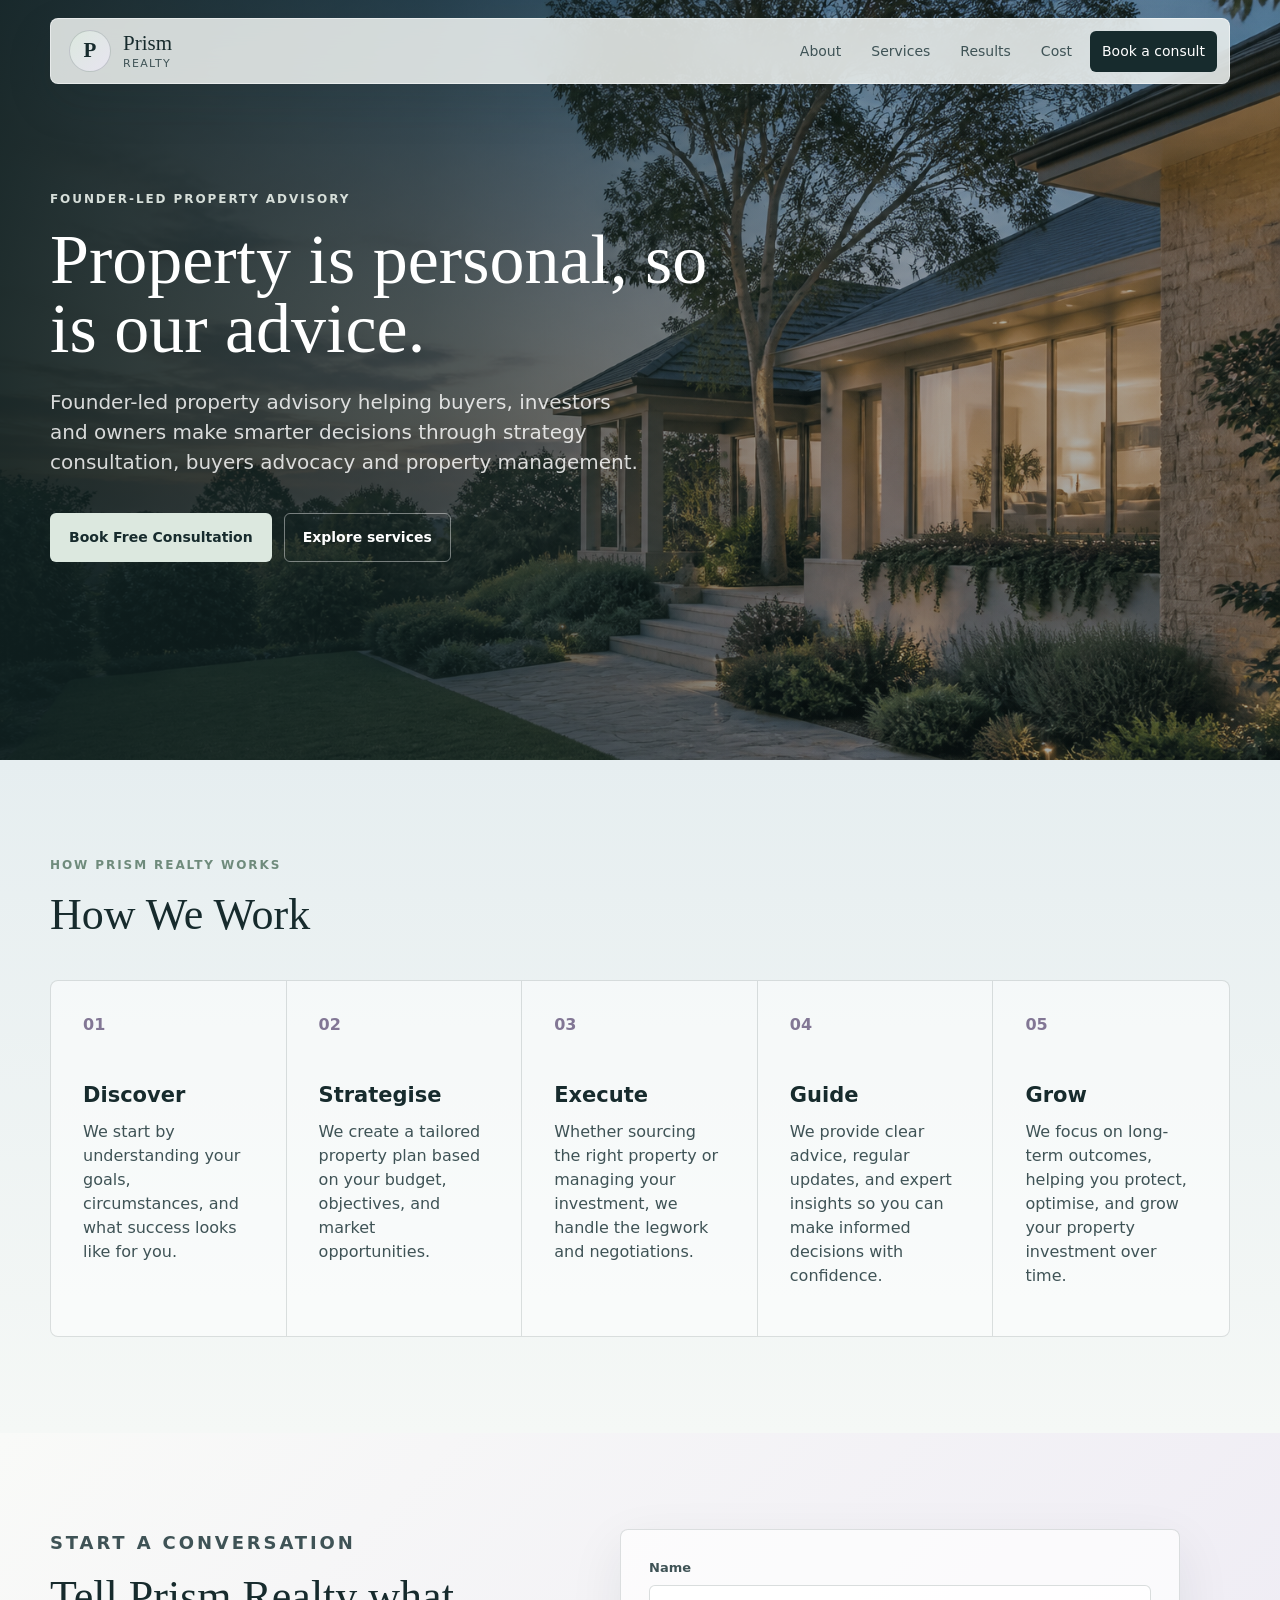
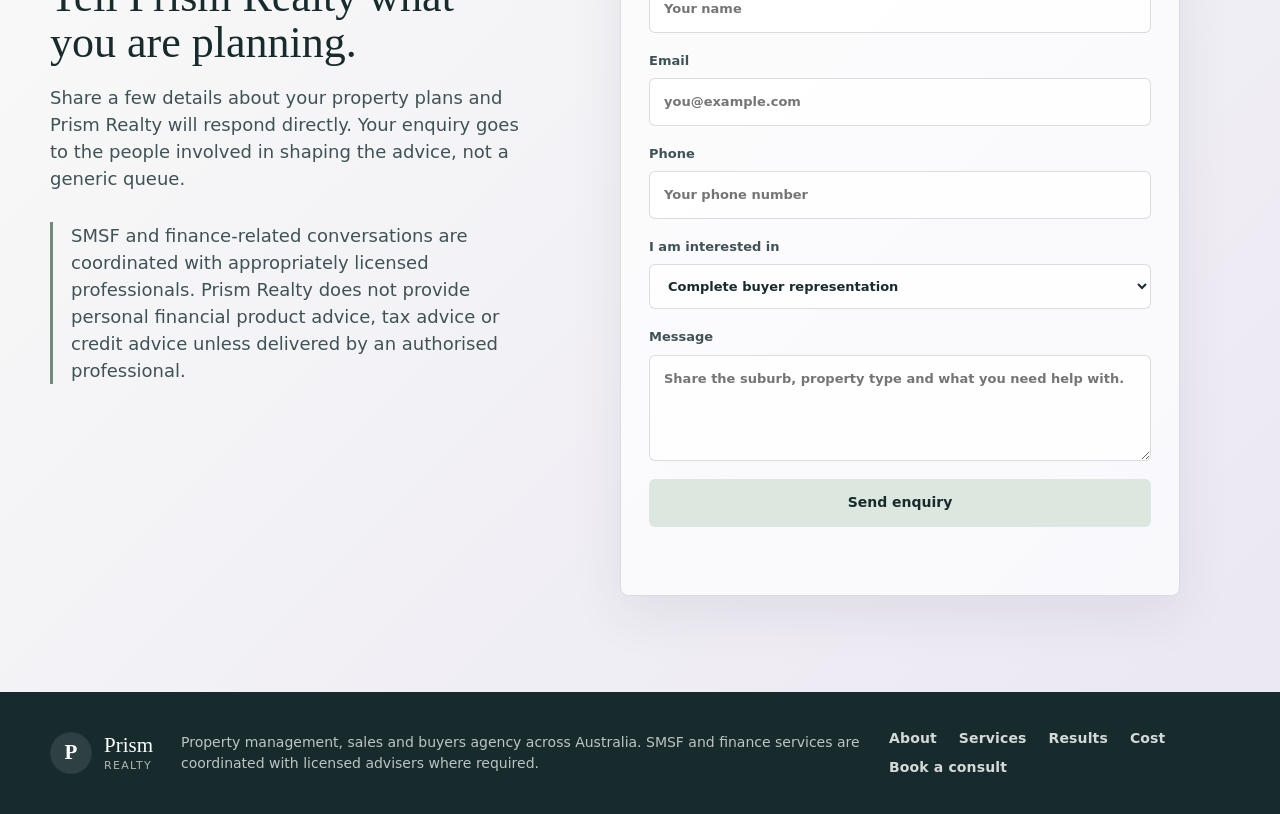
<file: index.html>
<!doctype html>
<html lang="en-AU">
  <head>
    <meta charset="utf-8" />
    <meta name="viewport" content="width=device-width, initial-scale=1" />
    <title>Prism Realty | Property Management, Sales & Buyers Agency</title>
    <meta
      name="description"
      content="Prism Realty is a founder-led real estate advisory supporting property management, residential sales, buyers agency and coordinated SMSF property services across Australia."
    />
    <link rel="icon" type="image/svg+xml" href="assets/prism-favicon.svg" />
    <link rel="stylesheet" href="styles.css" />
  </head>
  <body>
    <header class="site-header" id="top">
      <a class="brand" href="#top" aria-label="Prism Realty home">
        <span class="brand-mark" aria-hidden="true">P</span>
        <span>
          <strong>Prism</strong>
          <small>Realty</small>
        </span>
      </a>
      <button class="nav-toggle" type="button" aria-expanded="false" aria-controls="site-nav">
        <span class="sr-only">Menu</span>
        <span></span>
        <span></span>
      </button>
      <nav class="site-nav" id="site-nav" aria-label="Primary navigation">
        <a href="about.html">About</a>
        <a href="services.html">Services</a>
        <a href="results.html">Results</a>
        <a href="costs.html">Cost</a>
        <a class="nav-cta" href="#contact">Book a consult</a>
      </nav>
    </header>

    <main>
      <section class="hero" aria-label="Prism Realty introduction">
        <img
          class="hero-image"
          src="assets/prism-realty-hero.png"
          width="1536"
          height="1024"
          alt="Leafy suburban home at dusk"
          fetchpriority="high"
          decoding="async"
        />
        <div class="hero-shade" aria-hidden="true"></div>
        <div class="hero-content">
          <p class="eyebrow">Founder-led property advisory</p>
          <h1>Property is personal, so is our advice.</h1>
          <p class="hero-copy">
            Founder-led property advisory helping buyers, investors and owners make smarter decisions
            through strategy consultation, buyers advocacy and property management.
          </p>
          <div class="hero-actions" aria-label="Primary actions">
            <a class="button primary" href="#contact">Book Free Consultation</a>
            <a class="button secondary" href="services.html">Explore services</a>
          </div>
        </div>
      </section>

      <section class="approach section-pad" id="approach">
        <div class="section-heading">
          <p class="eyebrow">How Prism Realty Works</p>
          <h2>How We Work</h2>
        </div>

        <div class="process expanded-process">
          <article>
            <span>01</span>
            <h3>Discover</h3>
            <p>We start by understanding your goals, circumstances, and what success looks like for you.</p>
          </article>
          <article>
            <span>02</span>
            <h3>Strategise</h3>
            <p>We create a tailored property plan based on your budget, objectives, and market opportunities.</p>
          </article>
          <article>
            <span>03</span>
            <h3>Execute</h3>
            <p>Whether sourcing the right property or managing your investment, we handle the legwork and negotiations.</p>
          </article>
          <article>
            <span>04</span>
            <h3>Guide</h3>
            <p>We provide clear advice, regular updates, and expert insights so you can make informed decisions with confidence.</p>
          </article>
          <article>
            <span>05</span>
            <h3>Grow</h3>
            <p>We focus on long-term outcomes, helping you protect, optimise, and grow your property investment over time.</p>
          </article>
        </div>
      </section>

      <section class="contact section-pad" id="contact">
        <div class="contact-copy">
          <p class="eyebrow">Start a conversation</p>
          <h2>Tell Prism Realty what you are planning.</h2>
          <p>
            Share a few details about your property plans and Prism Realty will respond directly.
            Your enquiry goes to the people involved in shaping the advice, not a generic queue.
          </p>
          <p class="note">
            SMSF and finance-related conversations are coordinated with appropriately licensed professionals.
            Prism Realty does not provide personal financial product advice, tax advice or credit advice
            unless delivered by an authorised professional.
          </p>
        </div>

        <form class="contact-form" action="https://api.web3forms.com/submit" method="POST" aria-label="Contact form">
          <input type="hidden" name="access_key" value="7c86789f-d9c9-4864-abad-19c377d803b7" />
          <input type="hidden" name="subject" value="New Prism Realty website enquiry" />
          <input type="hidden" name="from_name" value="Prism Realty Website" />
          <input type="checkbox" name="botcheck" tabindex="-1" autocomplete="off" class="botcheck" />
          <label>
            Name
            <input type="text" name="name" autocomplete="name" placeholder="Your name" required />
          </label>
          <label>
            Email
            <input type="email" name="email" autocomplete="email" placeholder="you@example.com" required />
          </label>
          <label>
            Phone
            <input type="tel" name="phone" autocomplete="tel" placeholder="Your phone number" />
          </label>
          <label>
            I am interested in
            <select name="interest" required>
              <option>Complete buyer representation</option>
              <option>Offer and negotiation support</option>
              <option>Auction representation</option>
              <option>Property portfolio review</option>
              <option>Consultation and advice</option>
              <option>Investment property management</option>
            </select>
          </label>
          <label>
            Message
            <textarea name="message" rows="4" placeholder="Share the suburb, property type and what you need help with." required></textarea>
          </label>
          <button class="button primary" type="submit">
            <span class="button-label">Send enquiry</span>
            <span class="button-loading" aria-hidden="true">Sending...</span>
          </button>
          <p class="form-status" role="status" aria-live="polite"></p>
        </form>
      </section>
    </main>

    <footer class="site-footer">
      <a class="brand footer-brand" href="#top" aria-label="Prism Realty home">
        <span class="brand-mark" aria-hidden="true">P</span>
        <span>
          <strong>Prism</strong>
          <small>Realty</small>
        </span>
      </a>
      <p>
        Property management, sales and buyers agency across Australia. SMSF and finance
        services are coordinated with licensed advisers where required.
      </p>
      <nav class="footer-nav" aria-label="Footer navigation">
        <a href="about.html">About</a>
        <a href="services.html">Services</a>
        <a href="results.html">Results</a>
        <a href="costs.html">Cost</a>
        <a href="#contact">Book a consult</a>
      </nav>
    </footer>

    <script src="script.js"></script>
  </body>
</html>
</file>
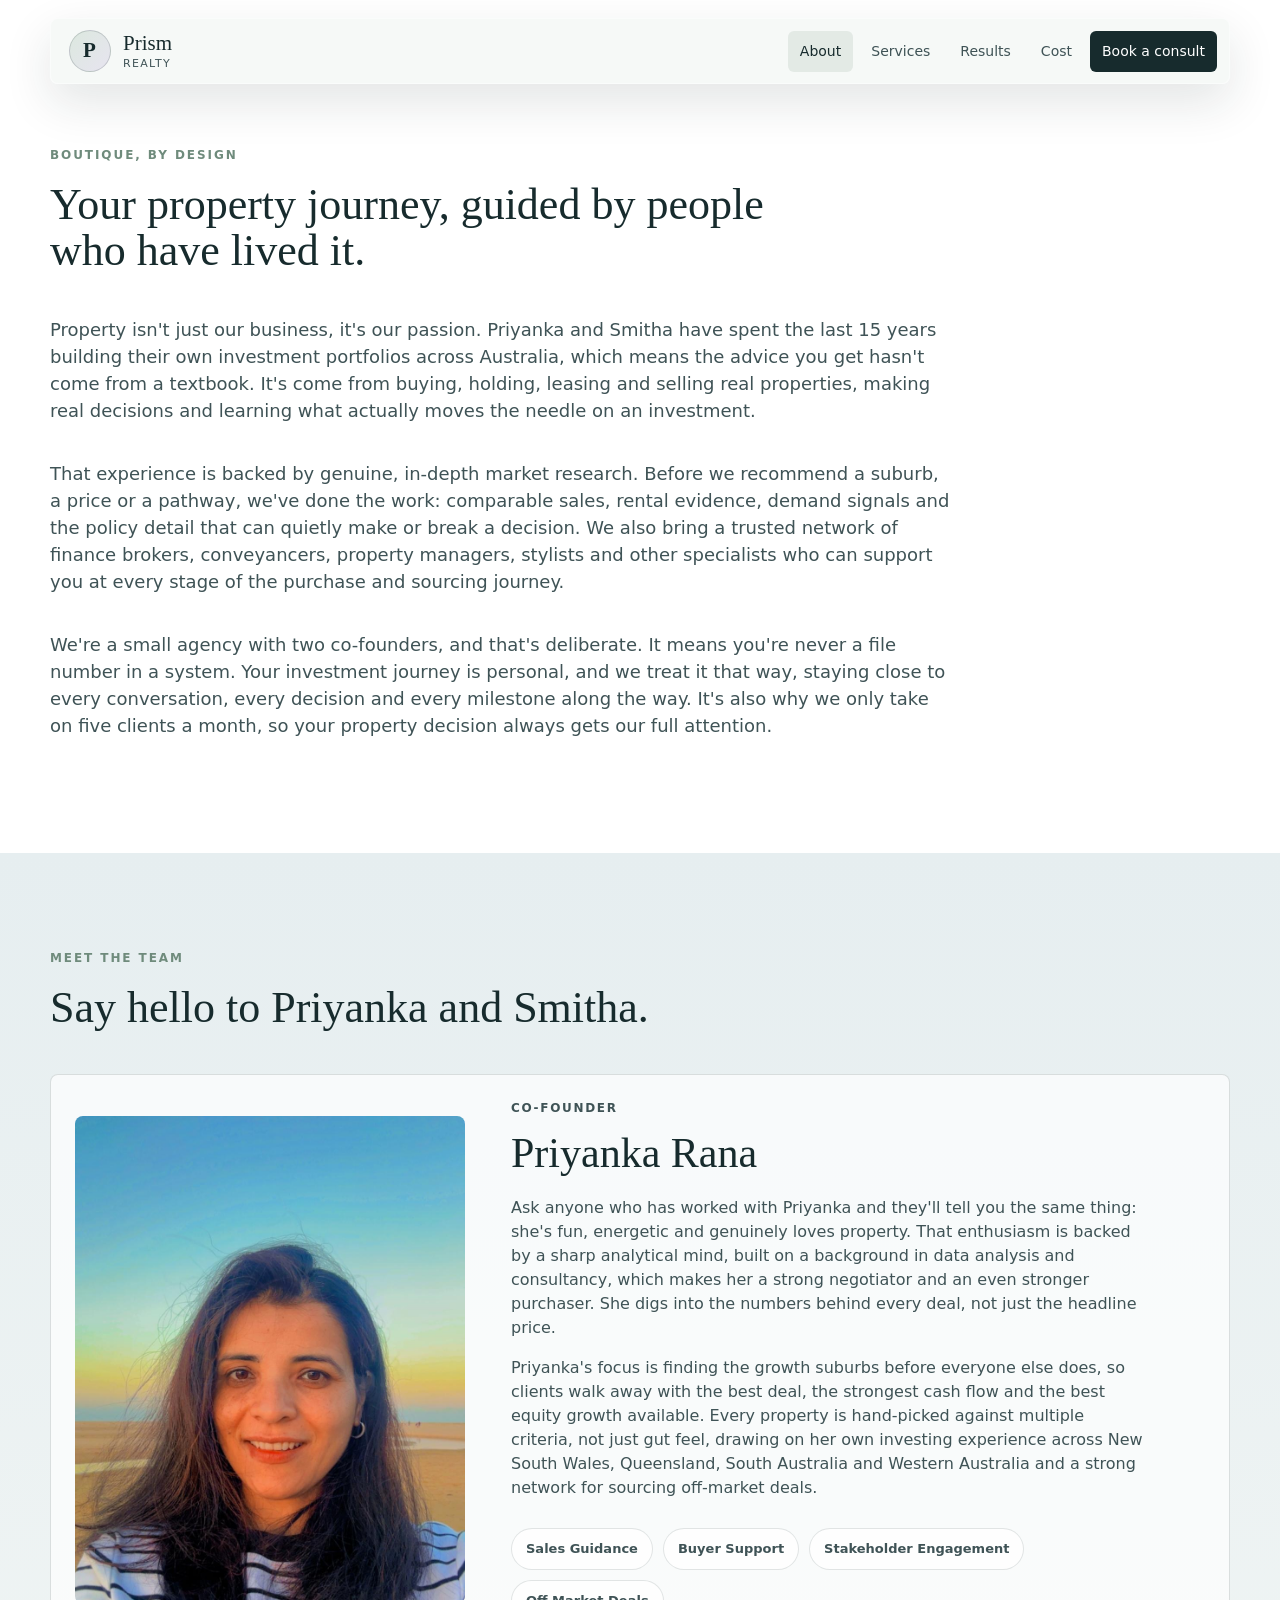
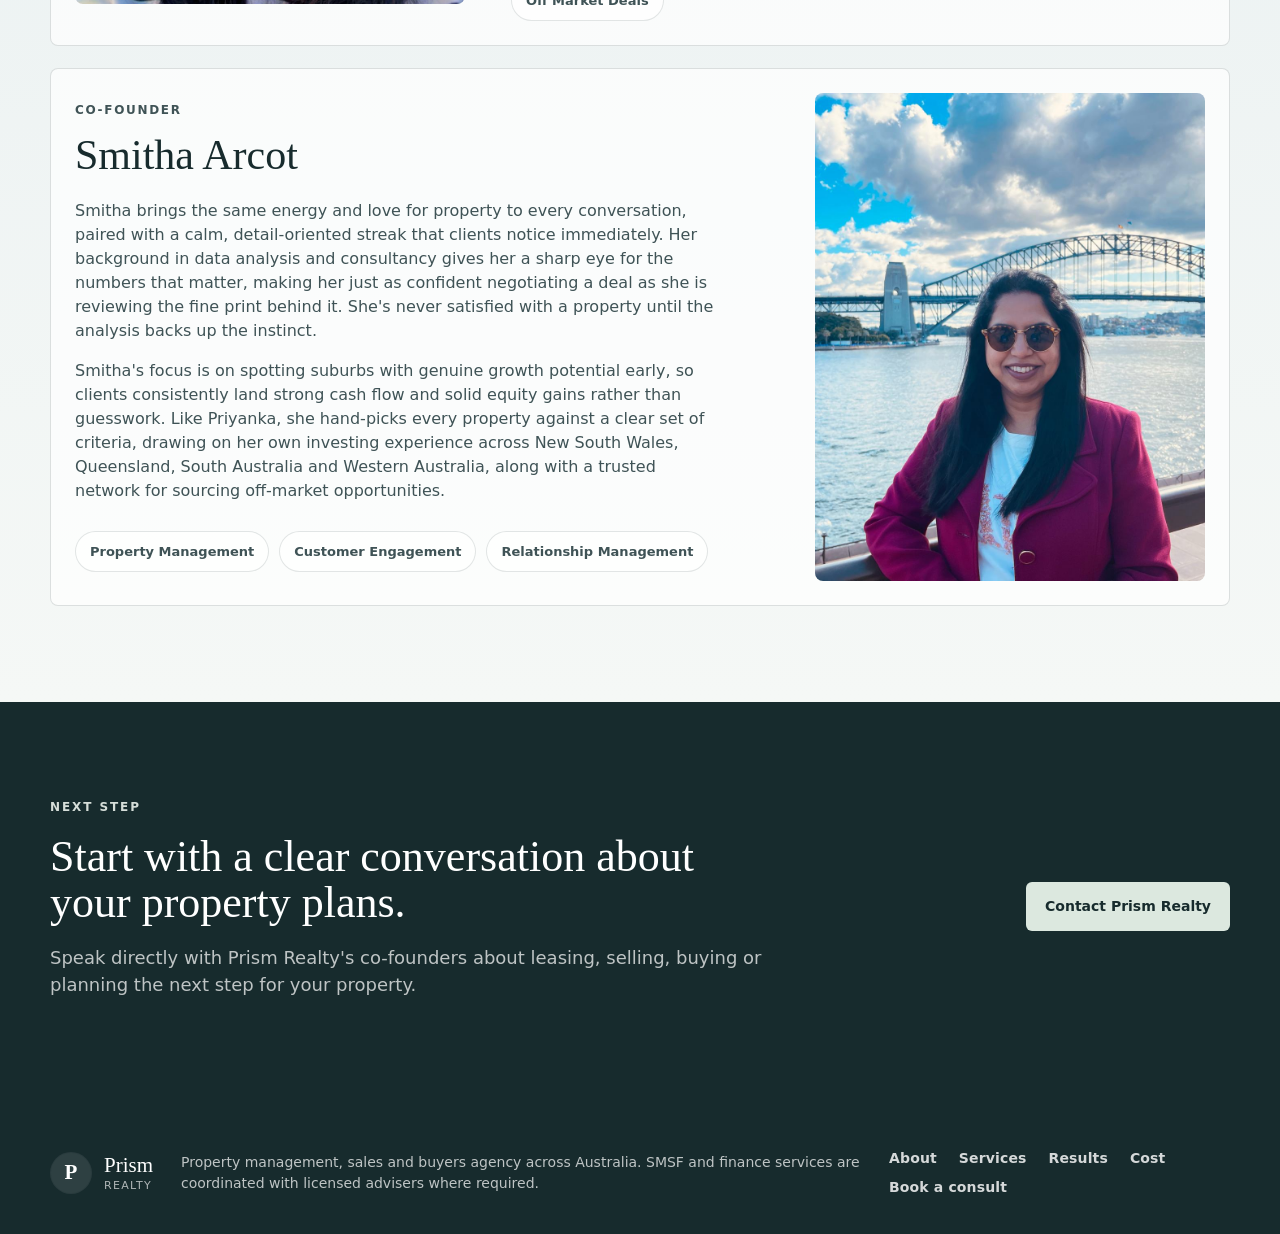
<file: about.html>
<!doctype html>
<html lang="en-AU">
  <head>
    <meta charset="utf-8" />
    <meta name="viewport" content="width=device-width, initial-scale=1" />
    <title>About | Prism Realty</title>
    <meta
      name="description"
      content="Meet Prism Realty co-founders Priyanka Rana and Smitha Arcot, founder-led property advisors supporting clients across Australia."
    />
    <link rel="icon" type="image/svg+xml" href="assets/prism-favicon.svg" />
    <link rel="stylesheet" href="styles.css" />
  </head>
  <body>
    <header class="site-header" id="top">
      <a class="brand" href="index.html#top" aria-label="Prism Realty home">
        <span class="brand-mark" aria-hidden="true">P</span>
        <span>
          <strong>Prism</strong>
          <small>Realty</small>
        </span>
      </a>
      <button class="nav-toggle" type="button" aria-expanded="false" aria-controls="site-nav">
        <span class="sr-only">Menu</span>
        <span></span>
        <span></span>
      </button>
      <nav class="site-nav" id="site-nav" aria-label="Primary navigation">
        <a href="about.html" aria-current="page">About</a>
        <a href="services.html">Services</a>
        <a href="results.html">Results</a>
        <a href="costs.html">Cost</a>
        <a class="nav-cta" href="index.html#contact">Book a consult</a>
      </nav>
    </header>

    <main>
      <section class="about-local section-pad page-start">
        <div class="section-heading">
          <p class="eyebrow">Boutique, by design</p>
          <h2>Your property journey, guided by people who have lived it.</h2>
        </div>
        <div class="local-story">
          <p>
            Property isn't just our business, it's our passion. Priyanka and Smitha have spent the last
            15 years building their own investment portfolios across Australia, which means the advice
            you get hasn't come from a textbook. It's come from buying, holding, leasing and selling
            real properties, making real decisions and learning what actually moves the needle on an
            investment.
          </p>
          <p>
            That experience is backed by genuine, in-depth market research. Before we recommend a
            suburb, a price or a pathway, we've done the work: comparable sales, rental evidence, demand
            signals and the policy detail that can quietly make or break a decision. We also bring a
            trusted network of finance brokers, conveyancers, property managers, stylists and other
            specialists who can support you at every stage of the purchase and sourcing journey.
          </p>
          <p>
            We're a small agency with two co-founders, and that's deliberate. It means you're never a
            file number in a system. Your investment journey is personal, and we treat it that way,
            staying close to every conversation, every decision and every milestone along the way. It's
            also why we only take on five clients a month, so your property decision always gets our
            full attention.
          </p>
        </div>
      </section>

      <section class="director-profiles section-pad" id="directors">
        <div class="section-heading">
          <p class="eyebrow">Meet the Team</p>
          <h2>Say hello to Priyanka and Smitha.</h2>
        </div>

        <article class="director-profile">
          <img class="director-photo-priyanka" src="Priyanka.jpeg" alt="Priyanka Rana" />
          <div class="director-content">
            <p class="profile-role">Co-Founder</p>
            <h3>Priyanka Rana</h3>
            <p>
              Ask anyone who has worked with Priyanka and they'll tell you the same thing: she's fun,
              energetic and genuinely loves property. That enthusiasm is backed by a sharp analytical
              mind, built on a background in data analysis and consultancy, which makes her a strong
              negotiator and an even stronger purchaser. She digs into the numbers behind every deal,
              not just the headline price.
            </p>
            <p>
              Priyanka's focus is finding the growth suburbs before everyone else does, so clients walk
              away with the best deal, the strongest cash flow and the best equity growth available.
              Every property is hand-picked against multiple criteria, not just gut feel, drawing on
              her own investing experience across New South Wales, Queensland, South Australia and
              Western Australia and a strong network for sourcing off-market deals.
            </p>
            <div class="profile-notes">
              <span>Sales Guidance</span>
              <span>Buyer Support</span>
              <span>Stakeholder Engagement</span>
              <span>Off Market Deals</span>
            </div>
          </div>
        </article>

        <article class="director-profile reverse">
          <img class="director-photo-smitha" src="Smitha.jpeg" alt="Smitha Arcot" />
          <div class="director-content">
            <p class="profile-role">Co-Founder</p>
            <h3>Smitha Arcot</h3>
            <p>
              Smitha brings the same energy and love for property to every conversation, paired with a
              calm, detail-oriented streak that clients notice immediately. Her background in data
              analysis and consultancy gives her a sharp eye for the numbers that matter, making her
              just as confident negotiating a deal as she is reviewing the fine print behind it. She's
              never satisfied with a property until the analysis backs up the instinct.
            </p>
            <p>
              Smitha's focus is on spotting suburbs with genuine growth potential early, so clients
              consistently land strong cash flow and solid equity gains rather than guesswork. Like
              Priyanka, she hand-picks every property against a clear set of criteria, drawing on her
              own investing experience across New South Wales, Queensland, South Australia and Western
              Australia, along with a trusted network for sourcing off-market opportunities.
            </p>
            <div class="profile-notes">
              <span>Property Management</span>
              <span>Customer Engagement</span>
              <span>Relationship Management</span>
            </div>
          </div>
        </article>
      </section>

      <section class="about-cta section-pad">
        <div>
          <p class="eyebrow">Next Step</p>
          <h2>Start with a clear conversation about your property plans.</h2>
          <p>
            Speak directly with Prism Realty's co-founders about leasing, selling, buying or planning
            the next step for your property.
          </p>
        </div>
        <a class="button primary" href="index.html#contact">Contact Prism Realty</a>
      </section>
    </main>

    <footer class="site-footer">
      <a class="brand footer-brand" href="index.html#top" aria-label="Prism Realty home">
        <span class="brand-mark" aria-hidden="true">P</span>
        <span>
          <strong>Prism</strong>
          <small>Realty</small>
        </span>
      </a>
      <p>
        Property management, sales and buyers agency across Australia. SMSF and finance
        services are coordinated with licensed advisers where required.
      </p>
      <nav class="footer-nav" aria-label="Footer navigation">
        <a href="about.html">About</a>
        <a href="services.html">Services</a>
        <a href="results.html">Results</a>
        <a href="costs.html">Cost</a>
        <a href="index.html#contact">Book a consult</a>
      </nav>
    </footer>

    <script src="script.js"></script>
  </body>
</html>
</file>
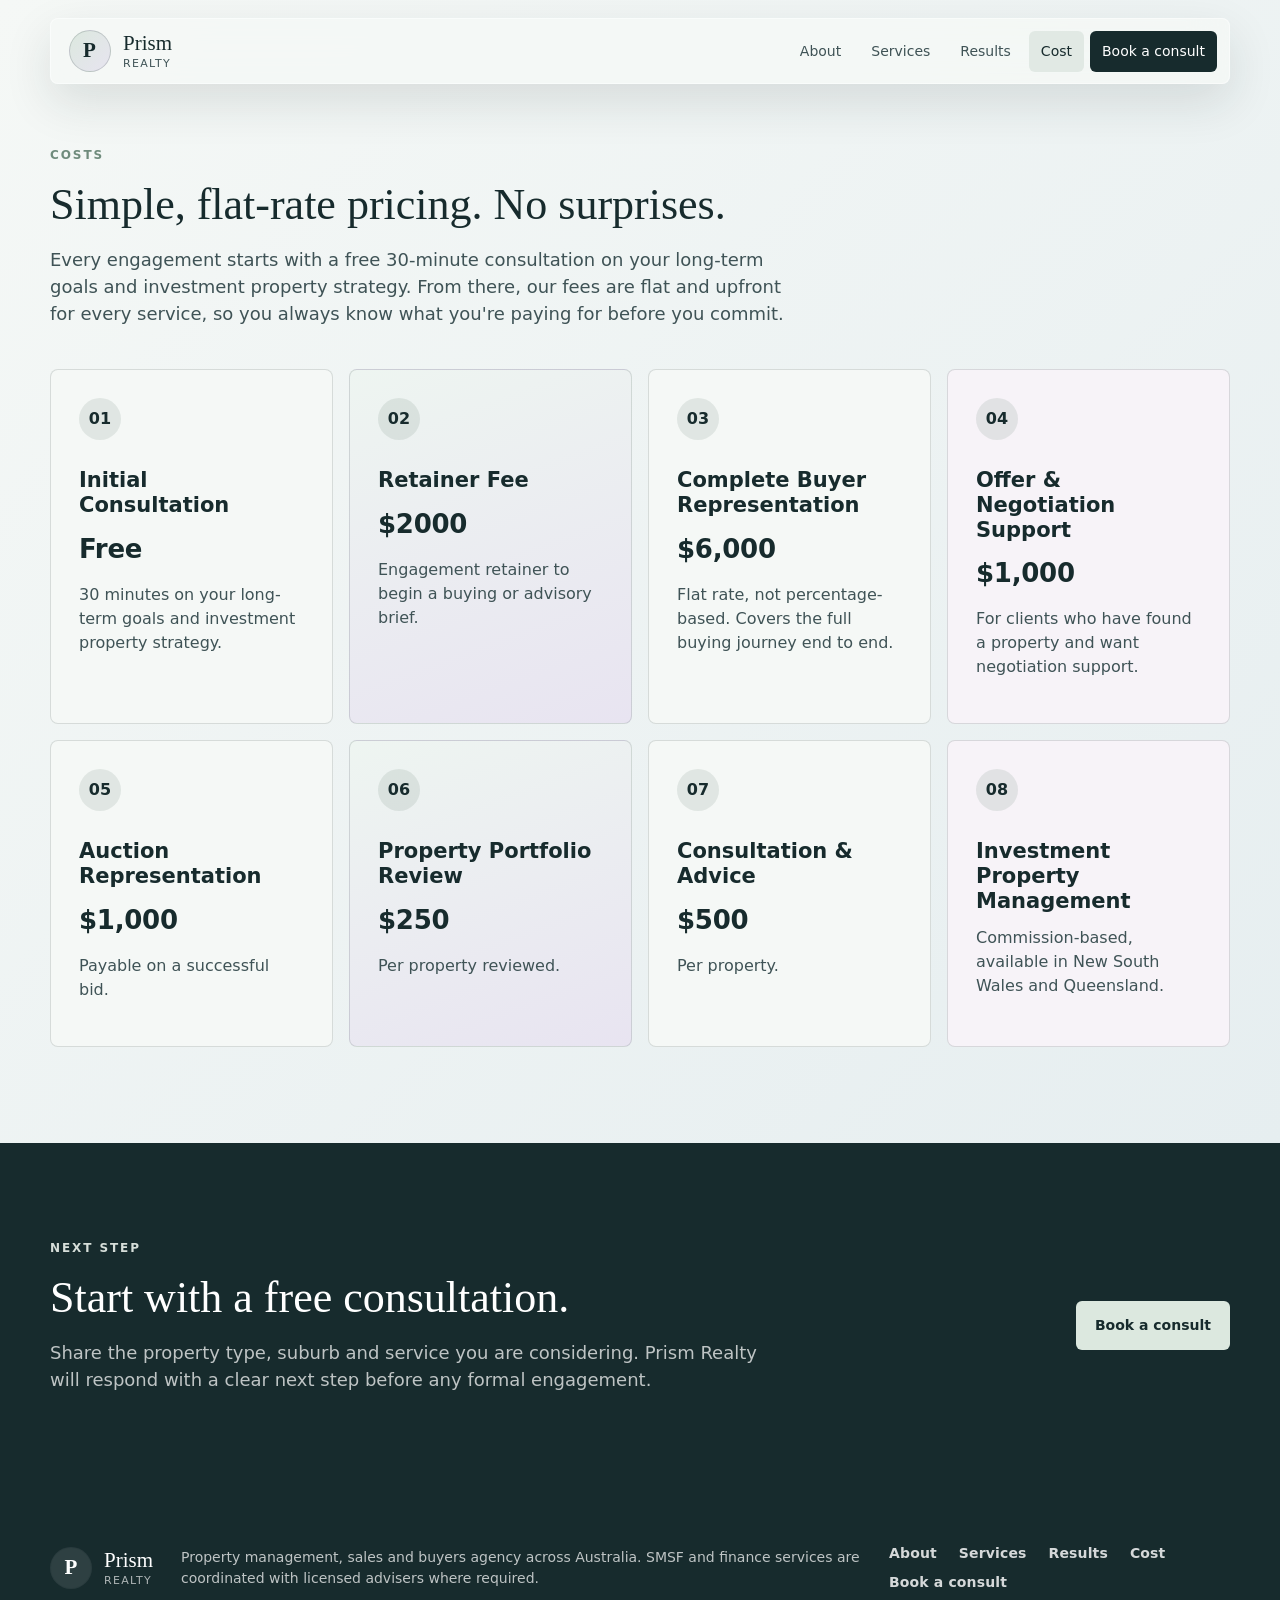
<file: costs.html>
<!doctype html>
<html lang="en-AU">
  <head>
    <meta charset="utf-8" />
    <meta name="viewport" content="width=device-width, initial-scale=1" />
    <title>Costs | Prism Realty</title>
    <meta
      name="description"
      content="Simple, flat-rate pricing for Prism Realty's buyer representation, negotiation support, auction representation, portfolio review, consultation and property management services."
    />
    <link rel="icon" type="image/svg+xml" href="assets/prism-favicon.svg" />
    <link rel="stylesheet" href="styles.css" />
  </head>
  <body>
    <header class="site-header" id="top">
      <a class="brand" href="index.html#top" aria-label="Prism Realty home">
        <span class="brand-mark" aria-hidden="true">P</span>
        <span>
          <strong>Prism</strong>
          <small>Realty</small>
        </span>
      </a>
      <button class="nav-toggle" type="button" aria-expanded="false" aria-controls="site-nav">
        <span class="sr-only">Menu</span>
        <span></span>
        <span></span>
      </button>
      <nav class="site-nav" id="site-nav" aria-label="Primary navigation">
        <a href="about.html">About</a>
        <a href="services.html">Services</a>
        <a href="results.html">Results</a>
        <a href="costs.html" aria-current="page">Cost</a>
        <a class="nav-cta" href="index.html#contact">Book a consult</a>
      </nav>
    </header>

    <main>
      <section class="cost-hero section-pad page-start" aria-label="Prism Realty cost guide">
        <div class="section-heading">
          <p class="eyebrow">Costs</p>
          <h2>Simple, flat-rate pricing. No surprises.</h2>
          <p>
            Every engagement starts with a free 30-minute consultation on your long-term goals and
            investment property strategy. From there, our fees are flat and upfront for every service,
            so you always know what you're paying for before you commit.
          </p>
        </div>

        <div class="cost-grid">
          <article class="cost-card">
            <span>01</span>
            <h3>Initial Consultation</h3>
            <strong>Free</strong>
            <p>30 minutes on your long-term goals and investment property strategy.</p>
          </article>

          <article class="cost-card">
            <span>02</span>
            <h3>Retainer Fee</h3>
            <strong>$2000</strong>
            <p>Engagement retainer to begin a buying or advisory brief.</p>
          </article>

          <article class="cost-card">
            <span>03</span>
            <h3>Complete Buyer Representation</h3>
            <strong>$6,000</strong>
            <p>Flat rate, not percentage-based. Covers the full buying journey end to end.</p>
          </article>

          <article class="cost-card">
            <span>04</span>
            <h3>Offer & Negotiation Support</h3>
            <strong>$1,000</strong>
            <p>For clients who have found a property and want negotiation support.</p>
          </article>

          <article class="cost-card">
            <span>05</span>
            <h3>Auction Representation</h3>
            <strong>$1,000</strong>
            <p>Payable on a successful bid.</p>
          </article>

          <article class="cost-card">
            <span>06</span>
            <h3>Property Portfolio Review</h3>
            <strong>$250</strong>
            <p>Per property reviewed.</p>
          </article>

          <article class="cost-card">
            <span>07</span>
            <h3>Consultation & Advice</h3>
            <strong>$500</strong>
            <p>Per property.</p>
          </article>

          <article class="cost-card">
            <span>08</span>
            <h3>Investment Property Management</h3>
            <p>Commission-based, available in New South Wales and Queensland.</p>
          </article>
        </div>
      </section>

      <section class="about-cta section-pad">
        <div>
          <p class="eyebrow">Next Step</p>
          <h2>Start with a free consultation.</h2>
          <p>
            Share the property type, suburb and service you are considering. Prism Realty will
            respond with a clear next step before any formal engagement.
          </p>
        </div>
        <a class="button primary" href="index.html#contact">Book a consult</a>
      </section>
    </main>

    <footer class="site-footer">
      <a class="brand footer-brand" href="index.html#top" aria-label="Prism Realty home">
        <span class="brand-mark" aria-hidden="true">P</span>
        <span>
          <strong>Prism</strong>
          <small>Realty</small>
        </span>
      </a>
      <p>
        Property management, sales and buyers agency across Australia. SMSF and finance
        services are coordinated with licensed advisers where required.
      </p>
      <nav class="footer-nav" aria-label="Footer navigation">
        <a href="about.html">About</a>
        <a href="services.html">Services</a>
        <a href="results.html">Results</a>
        <a href="costs.html">Cost</a>
        <a href="index.html#contact">Book a consult</a>
      </nav>
    </footer>

    <script src="script.js"></script>
  </body>
</html>
</file>
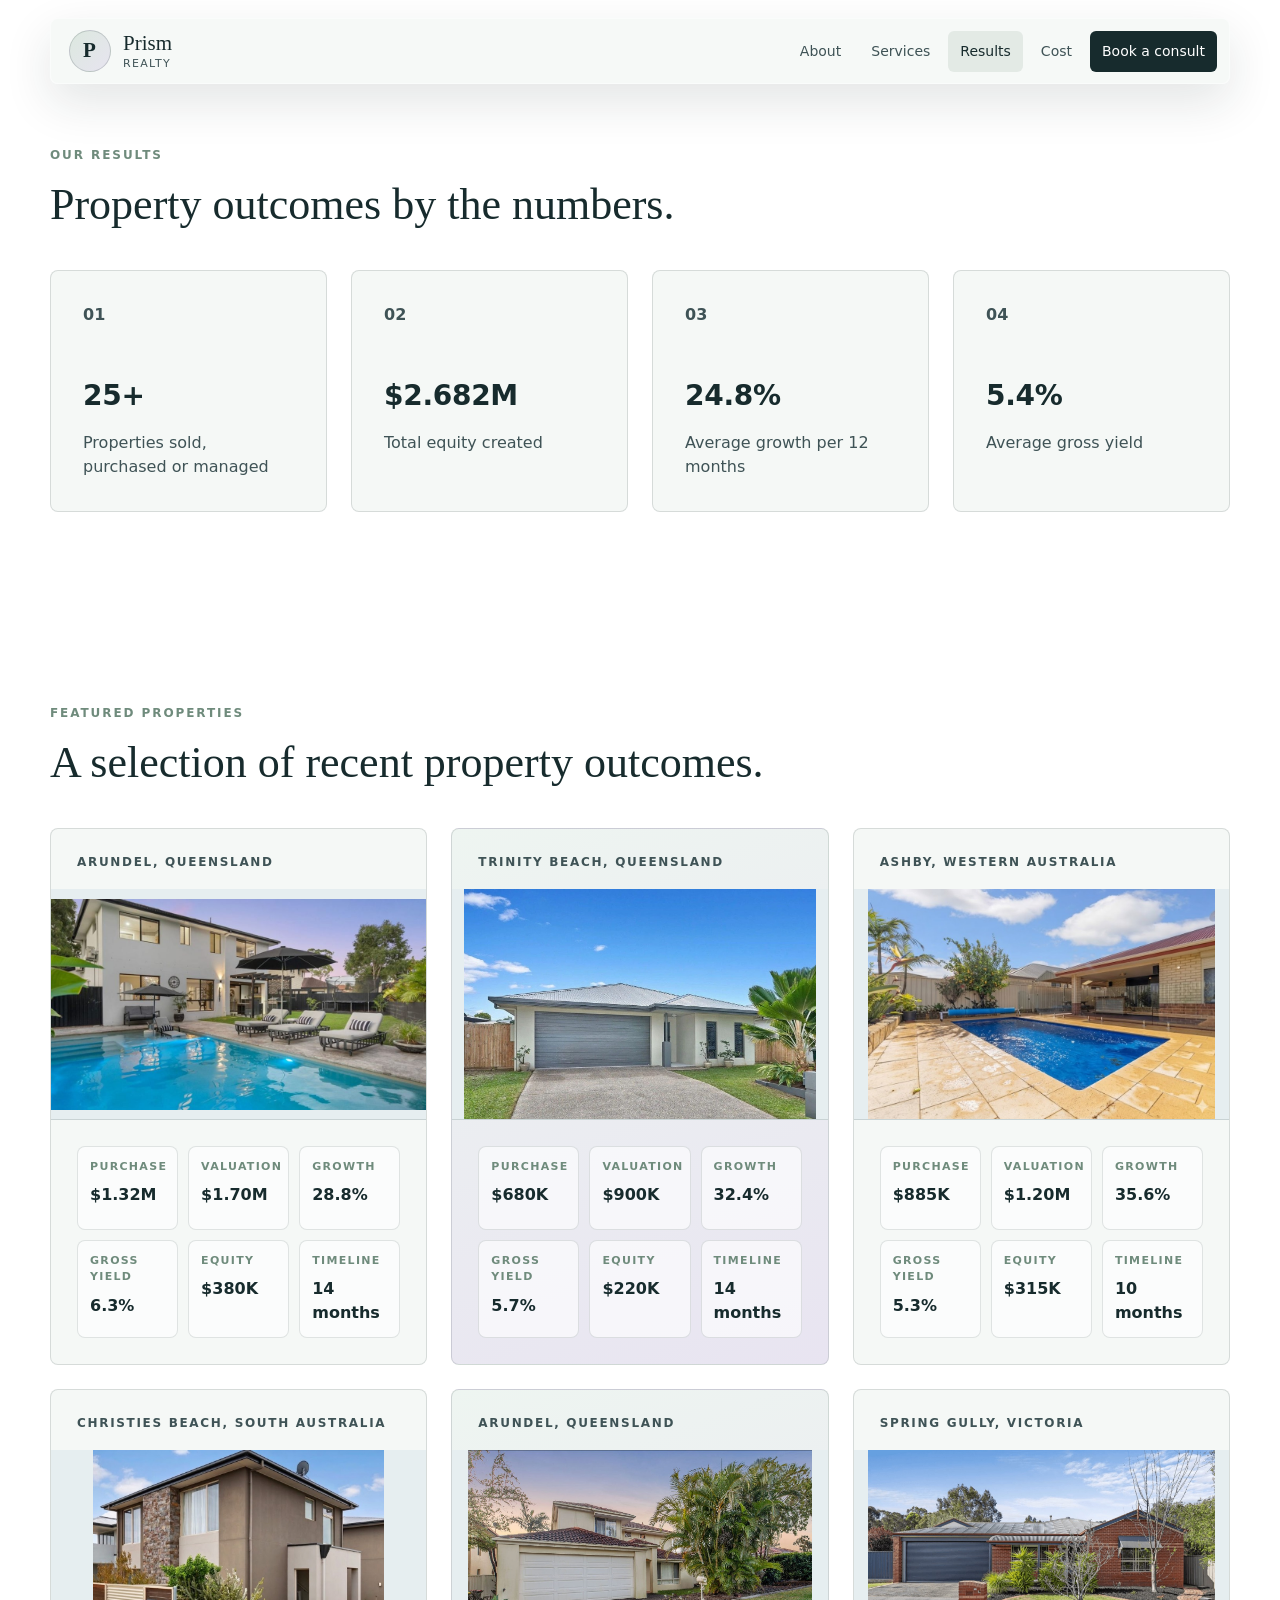
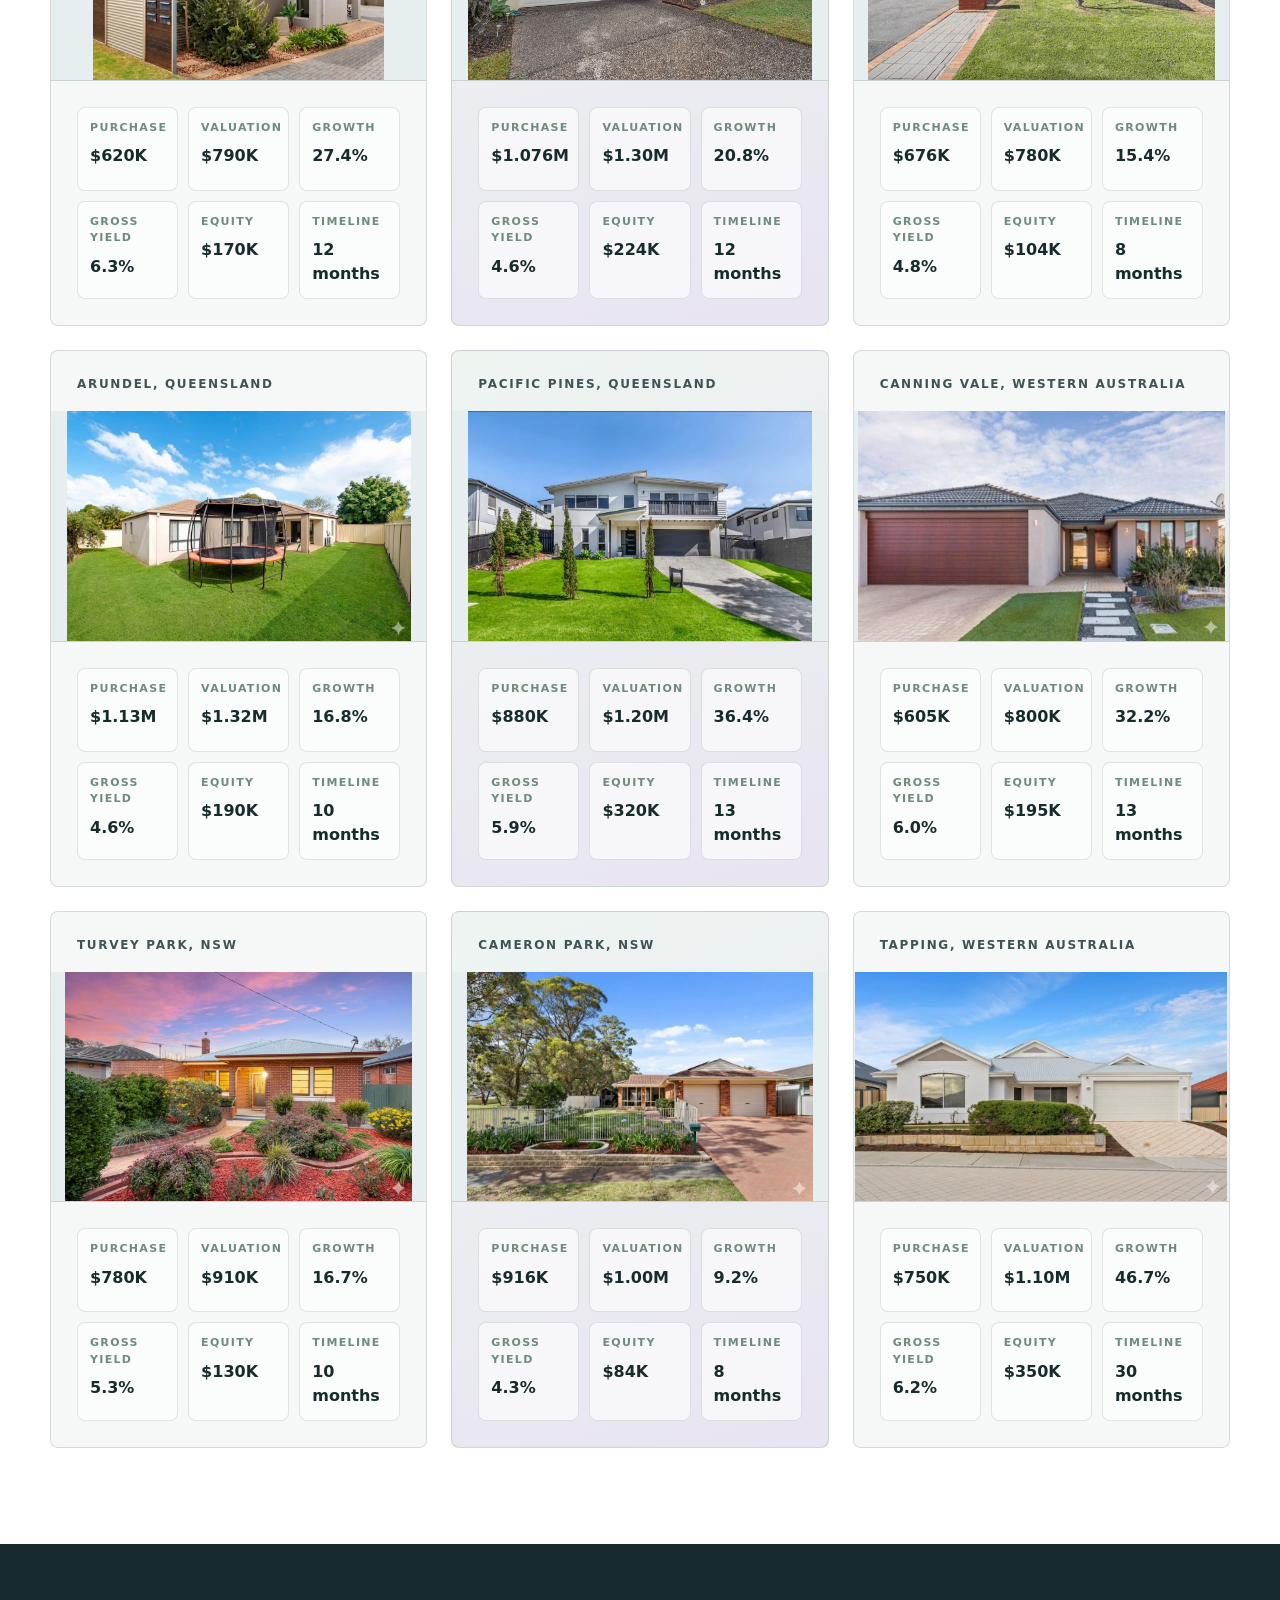
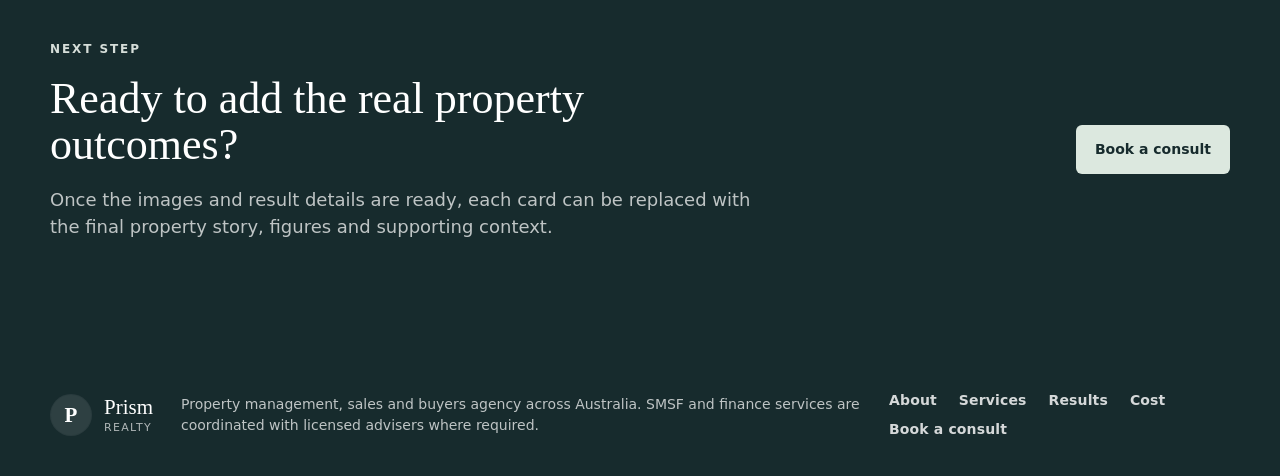
<file: results.html>
<!doctype html>
<html lang="en-AU">
  <head>
    <meta charset="utf-8" />
    <meta name="viewport" content="width=device-width, initial-scale=1" />
    <title>Results | Prism Realty</title>
    <meta
      name="description"
      content="A placeholder results page for Prism Realty featuring property outcomes, summary metrics and future client result cards."
    />
    <link rel="icon" type="image/svg+xml" href="assets/prism-favicon.svg" />
    <link rel="stylesheet" href="styles.css" />
  </head>
  <body>
    <header class="site-header" id="top">
      <a class="brand" href="index.html#top" aria-label="Prism Realty home">
        <span class="brand-mark" aria-hidden="true">P</span>
        <span>
          <strong>Prism</strong>
          <small>Realty</small>
        </span>
      </a>
      <button class="nav-toggle" type="button" aria-expanded="false" aria-controls="site-nav">
        <span class="sr-only">Menu</span>
        <span></span>
        <span></span>
      </button>
      <nav class="site-nav" id="site-nav" aria-label="Primary navigation">
        <a href="about.html">About</a>
        <a href="services.html">Services</a>
        <a href="results.html" aria-current="page">Results</a>
        <a href="costs.html">Cost</a>
        <a class="nav-cta" href="index.html#contact">Book a consult</a>
      </nav>
    </header>

    <main>
      <section class="results-metrics-section section-pad page-start" id="results-metrics" aria-label="Prism Realty results metrics">
        <div class="section-heading">
          <p class="eyebrow">Our Results</p>
          <h2>Property outcomes by the numbers.</h2>
        </div>

        <div class="results-metrics">
          <article>
            <span>01</span>
            <strong>25+</strong>
            <p>Properties sold, purchased or managed</p>
          </article>
          <article>
            <span>02</span>
            <strong>$2.682M</strong>
            <p>Total equity created</p>
          </article>
          <article>
            <span>03</span>
            <strong>24.8%</strong>
            <p>Average growth per 12 months</p>
          </article>
          <article>
            <span>04</span>
            <strong>5.4%</strong>
            <p>Average gross yield</p>
          </article>
        </div>
      </section>

      <section class="featured-results section-pad" id="featured-results">
        <div class="section-heading">
          <p class="eyebrow">Featured Properties</p>
          <h2>A selection of recent property outcomes.</h2>
        </div>

        <div class="results-grid">
          <article class="result-card">
            <div class="result-card-header">
              <p class="result-location">Arundel, Queensland</p>
            </div>
            <img
              class="result-image"
              src="assets/results/88-tiger-drive.jpg"
              width="960"
              height="540"
              alt="Free standing home at 88 Tiger Drive in Arundel, Queensland"
              loading="lazy"
              decoding="async"
            />
            <div class="result-content">
              <dl>
                <div><dt>Purchase</dt><dd>$1.32M</dd></div>
                <div><dt>Valuation</dt><dd>$1.70M</dd></div>
                <div><dt>Growth</dt><dd>28.8%</dd></div>
                <div><dt>Gross yield</dt><dd>6.3%</dd></div>
                <div><dt>Equity</dt><dd>$380K</dd></div>
                <div><dt>Timeline</dt><dd>14 months</dd></div>
              </dl>
            </div>
          </article>

          <article class="result-card">
            <div class="result-card-header">
              <p class="result-location">Trinity Beach, Queensland</p>
            </div>
            <img
              class="result-image"
              src="assets/results/164-robertdrive.jpg"
              width="960"
              height="540"
              alt="Property at 164 Robert Drive"
              loading="lazy"
              decoding="async"
            />
            <div class="result-content">
              <dl>
                <div><dt>Purchase</dt><dd>$680K</dd></div>
                <div><dt>Valuation</dt><dd>$900K</dd></div>
                <div><dt>Growth</dt><dd>32.4%</dd></div>
                <div><dt>Gross yield</dt><dd>5.7%</dd></div>
                <div><dt>Equity</dt><dd>$220K</dd></div>
                <div><dt>Timeline</dt><dd>14 months</dd></div>
              </dl>
            </div>
          </article>

          <article class="result-card">
            <div class="result-card-header">
              <p class="result-location">Ashby, Western Australia</p>
            </div>
            <img
              class="result-image"
              src="assets/results/61-hennessy-drive.jpg"
              width="913"
              height="604"
              alt="Property at 61 Hennessy Drive"
              loading="lazy"
              decoding="async"
            />
            <div class="result-content">
              <dl>
                <div><dt>Purchase</dt><dd>$885K</dd></div>
                <div><dt>Valuation</dt><dd>$1.20M</dd></div>
                <div><dt>Growth</dt><dd>35.6%</dd></div>
                <div><dt>Gross yield</dt><dd>5.3%</dd></div>
                <div><dt>Equity</dt><dd>$315K</dd></div>
                <div><dt>Timeline</dt><dd>10 months</dd></div>
              </dl>
            </div>
          </article>

          <article class="result-card">
            <div class="result-card-header">
              <p class="result-location">Christies Beach, South Australia</p>
            </div>
            <img
              class="result-image"
              src="assets/results/24-taunton-parade.jpg"
              width="894"
              height="706"
              alt="Property at 24 Taunton Parade"
              loading="lazy"
              decoding="async"
            />
            <div class="result-content">
              <dl>
                <div><dt>Purchase</dt><dd>$620K</dd></div>
                <div><dt>Valuation</dt><dd>$790K</dd></div>
                <div><dt>Growth</dt><dd>27.4%</dd></div>
                <div><dt>Gross yield</dt><dd>6.3%</dd></div>
                <div><dt>Equity</dt><dd>$170K</dd></div>
                <div><dt>Timeline</dt><dd>12 months</dd></div>
              </dl>
            </div>
          </article>

          <article class="result-card">
            <div class="result-card-header">
              <p class="result-location">Arundel, Queensland</p>
            </div>
            <img
              class="result-image"
              src="assets/results/140-christinaryan-way.jpg"
              width="1291"
              height="859"
              alt="Property at 140 Christinaryan Way"
              loading="lazy"
              decoding="async"
            />
            <div class="result-content">
              <dl>
                <div><dt>Purchase</dt><dd>$1.076M</dd></div>
                <div><dt>Valuation</dt><dd>$1.30M</dd></div>
                <div><dt>Growth</dt><dd>20.8%</dd></div>
                <div><dt>Gross yield</dt><dd>4.6%</dd></div>
                <div><dt>Equity</dt><dd>$224K</dd></div>
                <div><dt>Timeline</dt><dd>12 months</dd></div>
              </dl>
            </div>
          </article>

          <article class="result-card">
            <div class="result-card-header">
              <p class="result-location">Spring Gully, Victoria</p>
            </div>
            <img
              class="result-image"
              src="assets/results/55-broadpde-springgully.jpg"
              width="1300"
              height="858"
              alt="Property at 55 Broad Parade, Spring Gully"
              loading="lazy"
              decoding="async"
            />
            <div class="result-content">
              <dl>
                <div><dt>Purchase</dt><dd>$676K</dd></div>
                <div><dt>Valuation</dt><dd>$780K</dd></div>
                <div><dt>Growth</dt><dd>15.4%</dd></div>
                <div><dt>Gross yield</dt><dd>4.8%</dd></div>
                <div><dt>Equity</dt><dd>$104K</dd></div>
                <div><dt>Timeline</dt><dd>8 months</dd></div>
              </dl>
            </div>
          </article>

          <article class="result-card">
            <div class="result-card-header">
              <p class="result-location">Arundel, Queensland</p>
            </div>
            <img
              class="result-image"
              src="assets/results/55-goldenbeardrive-arundel.jpg"
              width="1014"
              height="676"
              alt="Property at 55 Golden Bear Drive, Arundel"
              loading="lazy"
              decoding="async"
            />
            <div class="result-content">
              <dl>
                <div><dt>Purchase</dt><dd>$1.13M</dd></div>
                <div><dt>Valuation</dt><dd>$1.32M</dd></div>
                <div><dt>Growth</dt><dd>16.8%</dd></div>
                <div><dt>Gross yield</dt><dd>4.6%</dd></div>
                <div><dt>Equity</dt><dd>$190K</dd></div>
                <div><dt>Timeline</dt><dd>10 months</dd></div>
              </dl>
            </div>
          </article>

          <article class="result-card">
            <div class="result-card-header">
              <p class="result-location">Pacific Pines, Queensland</p>
            </div>
            <img
              class="result-image"
              src="assets/results/25-elkinsst-pacpines.jpg"
              width="1021"
              height="681"
              alt="Property at 25 Elkins Street, Pacific Pines"
              loading="lazy"
              decoding="async"
            />
            <div class="result-content">
              <dl>
                <div><dt>Purchase</dt><dd>$880K</dd></div>
                <div><dt>Valuation</dt><dd>$1.20M</dd></div>
                <div><dt>Growth</dt><dd>36.4%</dd></div>
                <div><dt>Gross yield</dt><dd>5.9%</dd></div>
                <div><dt>Equity</dt><dd>$320K</dd></div>
                <div><dt>Timeline</dt><dd>13 months</dd></div>
              </dl>
            </div>
          </article>

          <article class="result-card">
            <div class="result-card-header">
              <p class="result-location">Canning Vale, Western Australia</p>
            </div>
            <img
              class="result-image"
              src="assets/results/26-pilkingtonst-canningvale.jpg"
              width="967"
              height="604"
              alt="Property at 26 Pilkington Street, Canning Vale"
              loading="lazy"
              decoding="async"
            />
            <div class="result-content">
              <dl>
                <div><dt>Purchase</dt><dd>$605K</dd></div>
                <div><dt>Valuation</dt><dd>$800K</dd></div>
                <div><dt>Growth</dt><dd>32.2%</dd></div>
                <div><dt>Gross yield</dt><dd>6.0%</dd></div>
                <div><dt>Equity</dt><dd>$195K</dd></div>
                <div><dt>Timeline</dt><dd>13 months</dd></div>
              </dl>
            </div>
          </article>

          <article class="result-card">
            <div class="result-card-header">
              <p class="result-location">Turvey Park, NSW</p>
            </div>
            <img
              class="result-image"
              src="assets/results/87-uranast-turveypark.jpg"
              width="1242"
              height="822"
              alt="Property at 87 Urana Street, Turvey Park"
              loading="lazy"
              decoding="async"
            />
            <div class="result-content">
              <dl>
                <div><dt>Purchase</dt><dd>$780K</dd></div>
                <div><dt>Valuation</dt><dd>$910K</dd></div>
                <div><dt>Growth</dt><dd>16.7%</dd></div>
                <div><dt>Gross yield</dt><dd>5.3%</dd></div>
                <div><dt>Equity</dt><dd>$130K</dd></div>
                <div><dt>Timeline</dt><dd>10 months</dd></div>
              </dl>
            </div>
          </article>

          <article class="result-card">
            <div class="result-card-header">
              <p class="result-location">Cameron Park, NSW</p>
            </div>
            <img
              class="result-image"
              src="assets/results/12-countrygrove-cameronpark.jpg"
              width="910"
              height="604"
              alt="Property at 12 Country Grove, Cameron Park"
              loading="lazy"
              decoding="async"
            />
            <div class="result-content">
              <dl>
                <div><dt>Purchase</dt><dd>$916K</dd></div>
                <div><dt>Valuation</dt><dd>$1.00M</dd></div>
                <div><dt>Growth</dt><dd>9.2%</dd></div>
                <div><dt>Gross yield</dt><dd>4.3%</dd></div>
                <div><dt>Equity</dt><dd>$84K</dd></div>
                <div><dt>Timeline</dt><dd>8 months</dd></div>
              </dl>
            </div>
          </article>

          <article class="result-card">
            <div class="result-card-header">
              <p class="result-location">Tapping, Western Australia</p>
            </div>
            <img
              class="result-image"
              src="assets/results/14-berigoraave-tapping.jpg"
              width="985"
              height="607"
              alt="Property at 14 Berigora Avenue, Tapping"
              loading="lazy"
              decoding="async"
            />
            <div class="result-content">
              <dl>
                <div><dt>Purchase</dt><dd>$750K</dd></div>
                <div><dt>Valuation</dt><dd>$1.10M</dd></div>
                <div><dt>Growth</dt><dd>46.7%</dd></div>
                <div><dt>Gross yield</dt><dd>6.2%</dd></div>
                <div><dt>Equity</dt><dd>$350K</dd></div>
                <div><dt>Timeline</dt><dd>30 months</dd></div>
              </dl>
            </div>
          </article>
        </div>
      </section>

      <section class="about-cta section-pad">
        <div>
          <p class="eyebrow">Next Step</p>
          <h2>Ready to add the real property outcomes?</h2>
          <p>
            Once the images and result details are ready, each card can be replaced with the final
            property story, figures and supporting context.
          </p>
        </div>
        <a class="button primary" href="index.html#contact">Book a consult</a>
      </section>
    </main>

    <footer class="site-footer">
      <a class="brand footer-brand" href="index.html#top" aria-label="Prism Realty home">
        <span class="brand-mark" aria-hidden="true">P</span>
        <span>
          <strong>Prism</strong>
          <small>Realty</small>
        </span>
      </a>
      <p>
        Property management, sales and buyers agency across Australia. SMSF and finance
        services are coordinated with licensed advisers where required.
      </p>
      <nav class="footer-nav" aria-label="Footer navigation">
        <a href="about.html">About</a>
        <a href="services.html">Services</a>
        <a href="results.html">Results</a>
        <a href="costs.html">Cost</a>
        <a href="index.html#contact">Book a consult</a>
      </nav>
    </footer>

    <script src="script.js"></script>
  </body>
</html>
</file>
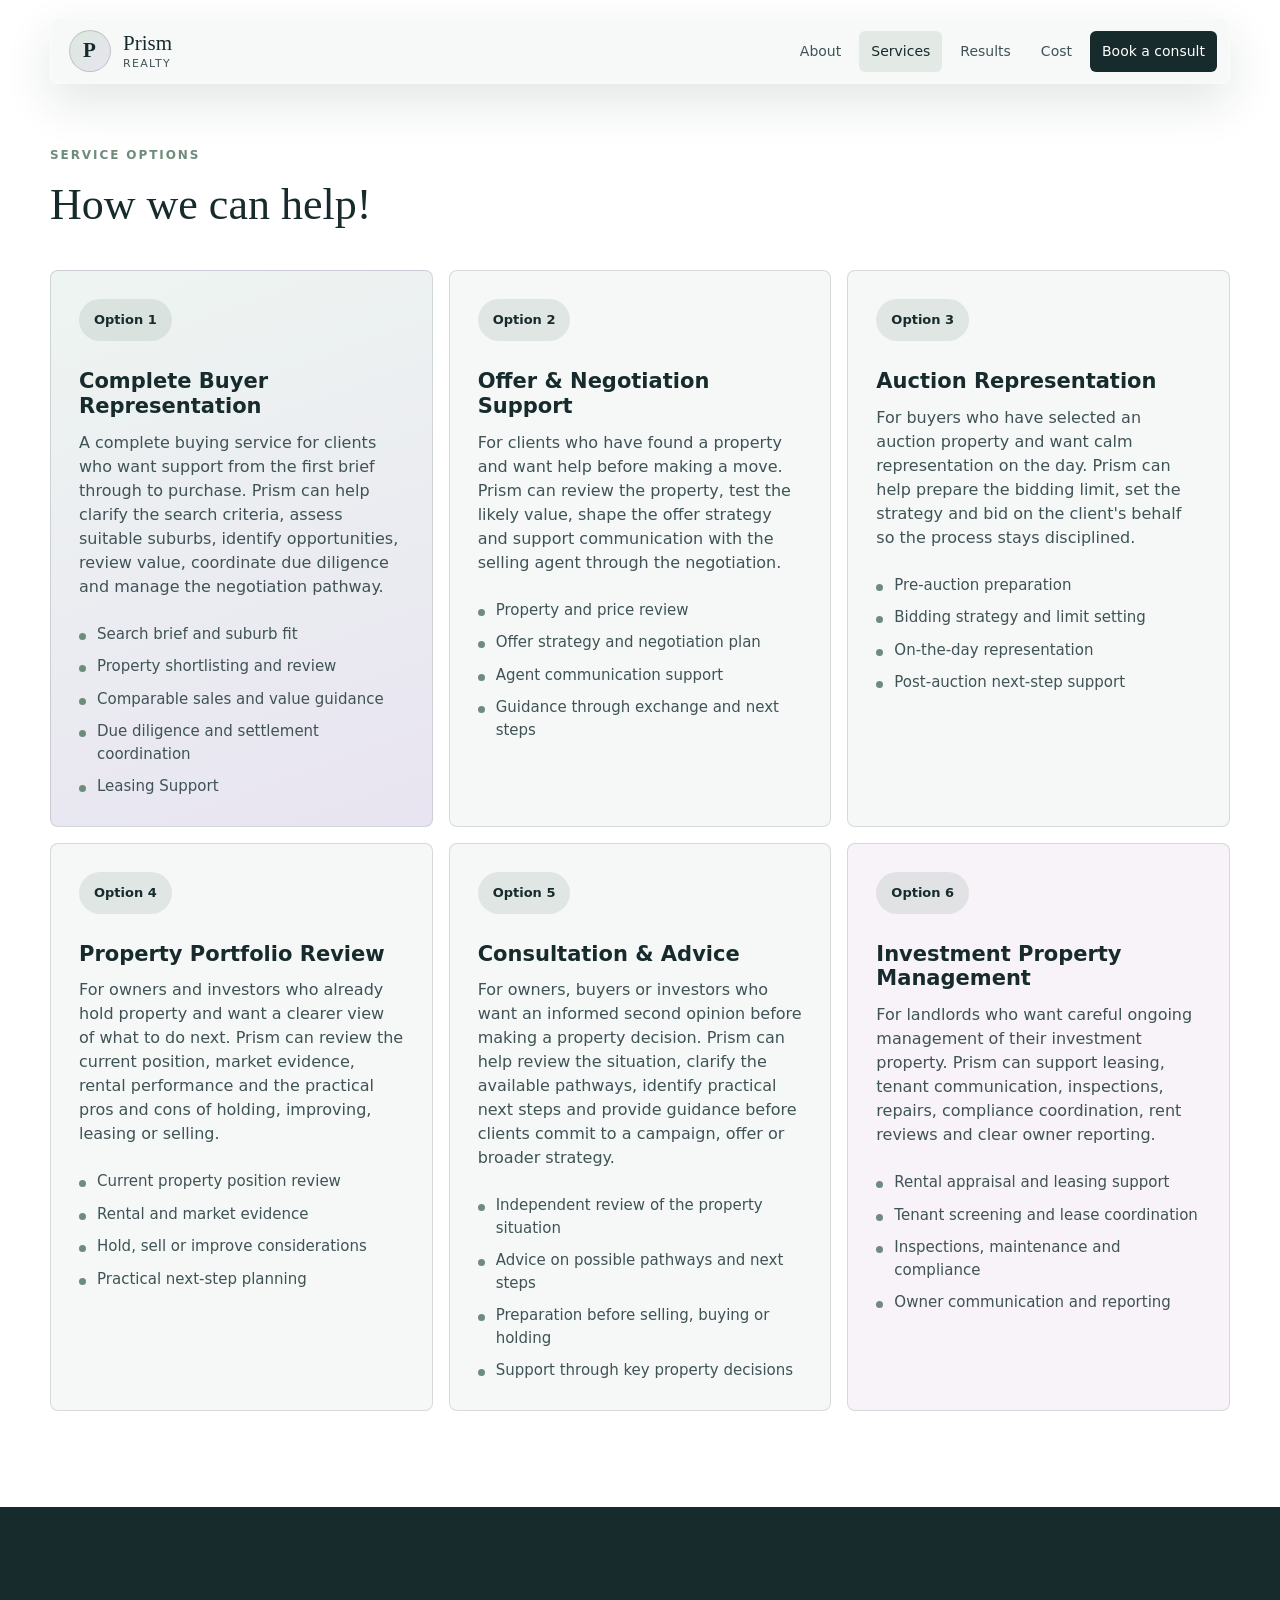
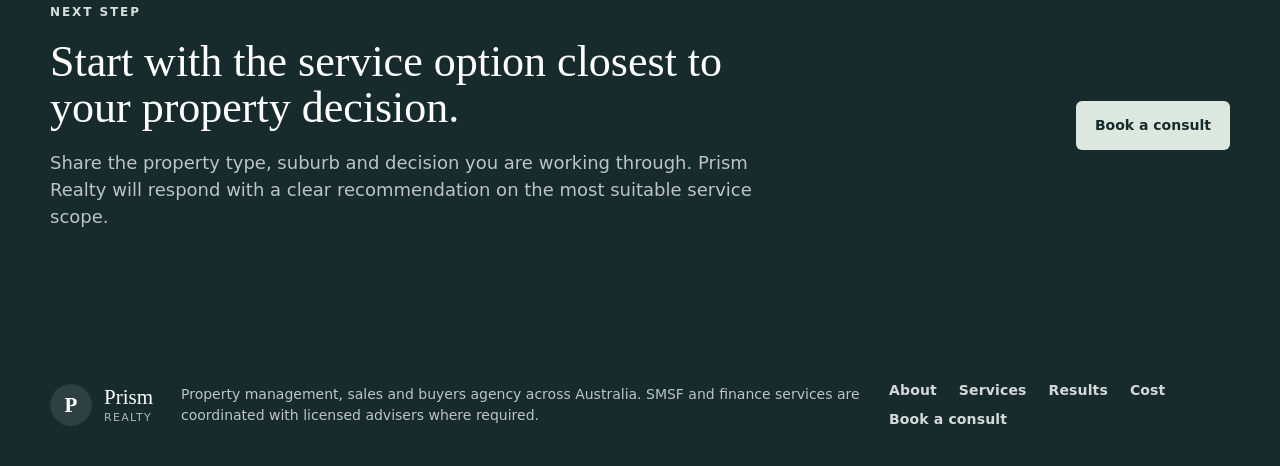
<file: services.html>
<!doctype html>
<html lang="en-AU">
  <head>
    <meta charset="utf-8" />
    <meta name="viewport" content="width=device-width, initial-scale=1" />
    <title>Services | Prism Realty</title>
    <meta
      name="description"
      content="Explore Prism Realty's property service options, including complete buyer representation, offer and negotiation support, auction representation, portfolio review, consultation and property management."
    />
    <link rel="icon" type="image/svg+xml" href="assets/prism-favicon.svg" />
    <link rel="stylesheet" href="styles.css" />
  </head>
  <body>
    <header class="site-header" id="top">
      <a class="brand" href="index.html#top" aria-label="Prism Realty home">
        <span class="brand-mark" aria-hidden="true">P</span>
        <span>
          <strong>Prism</strong>
          <small>Realty</small>
        </span>
      </a>
      <button class="nav-toggle" type="button" aria-expanded="false" aria-controls="site-nav">
        <span class="sr-only">Menu</span>
        <span></span>
        <span></span>
      </button>
      <nav class="site-nav" id="site-nav" aria-label="Primary navigation">
        <a href="about.html">About</a>
        <a href="services.html" aria-current="page">Services</a>
        <a href="results.html">Results</a>
        <a href="costs.html">Cost</a>
        <a class="nav-cta" href="index.html#contact">Book a consult</a>
      </nav>
    </header>

    <main>
      <section class="service-options section-pad page-start" id="service-options">
        <div class="section-heading">
          <p class="eyebrow">Service Options</p>
          <h2>How we can help!</h2>
        </div>

        <div class="option-grid">
          <article class="option-card feature">
            <span>Option 1</span>
            <h3>Complete Buyer Representation</h3>
            <p>
              A complete buying service for clients who want support from the first brief through to
              purchase. Prism can help clarify the search criteria, assess suitable suburbs, identify
              opportunities, review value, coordinate due diligence and manage the negotiation pathway.
            </p>
            <ul>
              <li>Search brief and suburb fit</li>
              <li>Property shortlisting and review</li>
              <li>Comparable sales and value guidance</li>
              <li>Due diligence and settlement coordination</li>
              <li>Leasing Support</li>
            </ul>
          </article>

          <article class="option-card">
            <span>Option 2</span>
            <h3>Offer & Negotiation Support</h3>
            <p>
              For clients who have found a property and want help before making a move. Prism can review
              the property, test the likely value, shape the offer strategy and support communication
              with the selling agent through the negotiation.
            </p>
            <ul>
              <li>Property and price review</li>
              <li>Offer strategy and negotiation plan</li>
              <li>Agent communication support</li>
              <li>Guidance through exchange and next steps</li>
            </ul>
          </article>

          <article class="option-card">
            <span>Option 3</span>
            <h3>Auction Representation</h3>
            <p>
              For buyers who have selected an auction property and want calm representation on the day.
              Prism can help prepare the bidding limit, set the strategy and bid on the client's behalf
              so the process stays disciplined.
            </p>
            <ul>
              <li>Pre-auction preparation</li>
              <li>Bidding strategy and limit setting</li>
              <li>On-the-day representation</li>
              <li>Post-auction next-step support</li>
            </ul>
          </article>

          <article class="option-card">
            <span>Option 4</span>
            <h3>Property Portfolio Review</h3>
            <p>
              For owners and investors who already hold property and want a clearer view of what to do
              next. Prism can review the current position, market evidence, rental performance and the
              practical pros and cons of holding, improving, leasing or selling.
            </p>
            <ul>
              <li>Current property position review</li>
              <li>Rental and market evidence</li>
              <li>Hold, sell or improve considerations</li>
              <li>Practical next-step planning</li>
            </ul>
          </article>

          <article class="option-card">
            <span>Option 5</span>
            <h3>Consultation & Advice</h3>
            <p>
              For owners, buyers or investors who want an informed second opinion before making a
              property decision. Prism can help review the situation, clarify the available pathways,
              identify practical next steps and provide guidance before clients commit to a campaign,
              offer or broader strategy.
            </p>
            <ul>
              <li>Independent review of the property situation</li>
              <li>Advice on possible pathways and next steps</li>
              <li>Preparation before selling, buying or holding</li>
              <li>Support through key property decisions</li>
            </ul>
          </article>

          <article class="option-card advisory">
            <span>Option 6</span>
            <h3>Investment Property Management</h3>
            <p>
              For landlords who want careful ongoing management of their investment property. Prism can
              support leasing, tenant communication, inspections, repairs, compliance coordination,
              rent reviews and clear owner reporting.
            </p>
            <ul>
              <li>Rental appraisal and leasing support</li>
              <li>Tenant screening and lease coordination</li>
              <li>Inspections, maintenance and compliance</li>
              <li>Owner communication and reporting</li>
            </ul>
          </article>
        </div>
      </section>

      <section class="about-cta section-pad">
        <div>
          <p class="eyebrow">Next Step</p>
          <h2>Start with the service option closest to your property decision.</h2>
          <p>
            Share the property type, suburb and decision you are working through. Prism Realty will
            respond with a clear recommendation on the most suitable service scope.
          </p>
        </div>
        <a class="button primary" href="index.html#contact">Book a consult</a>
      </section>
    </main>

    <footer class="site-footer">
      <a class="brand footer-brand" href="index.html#top" aria-label="Prism Realty home">
        <span class="brand-mark" aria-hidden="true">P</span>
        <span>
          <strong>Prism</strong>
          <small>Realty</small>
        </span>
      </a>
      <p>
        Property management, sales and buyers agency across Australia. SMSF and finance
        services are coordinated with licensed advisers where required.
      </p>
      <nav class="footer-nav" aria-label="Footer navigation">
        <a href="about.html">About</a>
        <a href="services.html">Services</a>
        <a href="results.html">Results</a>
        <a href="costs.html">Cost</a>
        <a href="index.html#contact">Book a consult</a>
      </nav>
    </footer>

    <script src="script.js"></script>
  </body>
</html>
</file>
<file: styles.css>
:root {
  --ink: #172b2d;
  --ink-soft: #3f5356;
  --eucalypt: #6f8b7c;
  --sage: #dce8df;
  --mist: #f5f8f6;
  --sea: #e6eef0;
  --lavender: #e8e4f1;
  --lavender-deep: #827795;
  --stone: #f1eee8;
  --sand: #d8cdbf;
  --line: rgba(23, 43, 45, 0.14);
  --white: #ffffff;
  --shadow: 0 24px 80px rgba(23, 43, 45, 0.16);
}

* {
  box-sizing: border-box;
}

html {
  scroll-behavior: smooth;
}

body {
  margin: 0;
  background: var(--mist);
  color: var(--ink);
  font-family: Avenir Next, Avenir, Inter, ui-sans-serif, system-ui, -apple-system, BlinkMacSystemFont, "Segoe UI", sans-serif;
  line-height: 1.5;
}

img {
  display: block;
  max-width: 100%;
}

a {
  color: inherit;
  text-decoration: none;
}

button,
input,
select,
textarea {
  font: inherit;
}

.sr-only {
  position: absolute;
  width: 1px;
  height: 1px;
  padding: 0;
  margin: -1px;
  overflow: hidden;
  clip: rect(0, 0, 0, 0);
  white-space: nowrap;
  border: 0;
}

.site-header {
  position: fixed;
  z-index: 20;
  top: 18px;
  left: 50%;
  display: flex;
  width: min(1180px, calc(100% - 32px));
  min-height: 66px;
  align-items: center;
  justify-content: space-between;
  padding: 10px 12px 10px 18px;
  border: 1px solid rgba(255, 255, 255, 0.48);
  border-radius: 8px;
  background: rgba(245, 248, 246, 0.84);
  box-shadow: 0 18px 48px rgba(23, 43, 45, 0.12);
  backdrop-filter: blur(18px);
  transform: translateX(-50%);
}

.brand {
  display: inline-flex;
  align-items: center;
  gap: 12px;
}

.brand-mark {
  display: grid;
  width: 42px;
  height: 42px;
  place-items: center;
  border: 1px solid rgba(23, 43, 45, 0.18);
  border-radius: 50%;
  background:
    linear-gradient(135deg, rgba(220, 232, 223, 0.95), rgba(232, 228, 241, 0.95)),
    var(--sage);
  color: var(--ink);
  font-family: Georgia, "Times New Roman", serif;
  font-size: 21px;
  font-weight: 600;
}

.brand strong {
  display: block;
  font-family: Georgia, "Times New Roman", serif;
  font-size: 21px;
  font-weight: 500;
  line-height: 1;
}

.brand small {
  display: block;
  margin-top: 4px;
  color: var(--ink-soft);
  font-size: 11px;
  letter-spacing: 0.12em;
  line-height: 1;
  text-transform: uppercase;
}

.site-nav {
  display: flex;
  align-items: center;
  gap: 6px;
}

.site-nav a {
  border-radius: 6px;
  color: var(--ink-soft);
  font-size: 14px;
  padding: 10px 12px;
}

.site-nav a:hover,
.site-nav a:focus-visible {
  background: rgba(111, 139, 124, 0.12);
  color: var(--ink);
  outline: none;
}

.site-nav a[aria-current="page"] {
  background: rgba(111, 139, 124, 0.14);
  color: var(--ink);
}

.site-nav .nav-cta {
  background: var(--ink);
  color: var(--white);
}

.nav-toggle {
  display: none;
}

.hero {
  position: relative;
  min-height: 760px;
  overflow: hidden;
  background: var(--ink);
}

.hero-image,
.hero-shade {
  position: absolute;
  inset: 0;
  width: 100%;
  height: 100%;
}

.hero-image {
  object-fit: cover;
}

.hero-shade {
  background:
    linear-gradient(90deg, rgba(15, 31, 31, 0.9) 0%, rgba(15, 31, 31, 0.64) 33%, rgba(15, 31, 31, 0.16) 68%),
    linear-gradient(180deg, rgba(15, 31, 31, 0.18), rgba(15, 31, 31, 0.26));
}

.hero-content {
  position: relative;
  z-index: 2;
  width: min(1180px, calc(100% - 40px));
  margin: 0 auto;
  padding: 190px 0 170px;
  color: var(--white);
}

.eyebrow {
  margin: 0 0 18px;
  color: var(--eucalypt);
  font-size: 12px;
  font-weight: 700;
  letter-spacing: 0.16em;
  text-transform: uppercase;
}

.hero .eyebrow {
  color: #d6ded9;
}

h1,
h2,
h3,
p {
  margin-top: 0;
}

h1,
h2 {
  font-family: Georgia, "Times New Roman", serif;
  font-weight: 500;
  letter-spacing: 0;
}

h1 {
  max-width: 720px;
  margin-bottom: 24px;
  font-size: 70px;
  line-height: 0.98;
}

h2 {
  margin-bottom: 18px;
  font-size: 44px;
  line-height: 1.05;
}

h3 {
  margin-bottom: 12px;
  font-size: 21px;
  line-height: 1.18;
}

.hero-copy {
  max-width: 590px;
  color: rgba(255, 255, 255, 0.82);
  font-size: 20px;
}

.hero-actions {
  display: flex;
  flex-wrap: wrap;
  gap: 12px;
  margin-top: 36px;
}

.button {
  display: inline-flex;
  min-height: 48px;
  align-items: center;
  justify-content: center;
  border: 1px solid transparent;
  border-radius: 6px;
  cursor: pointer;
  font-size: 14px;
  font-weight: 700;
  padding: 13px 18px;
}

.button.primary {
  background: var(--sage);
  color: var(--ink);
}

.button.primary:hover,
.button.primary:focus-visible {
  background: var(--lavender);
  outline: none;
}

.button.secondary {
  border-color: rgba(255, 255, 255, 0.42);
  color: var(--white);
}

.button.secondary:hover,
.button.secondary:focus-visible {
  background: rgba(255, 255, 255, 0.12);
  outline: none;
}

.button.dark {
  background: var(--ink);
  color: var(--white);
}

.button.dark:hover,
.button.dark:focus-visible {
  background: #244042;
  outline: none;
}

.text-link {
  display: inline-flex;
  width: fit-content;
  align-items: center;
  color: var(--ink);
  font-weight: 800;
  text-decoration: underline;
  text-decoration-color: rgba(111, 139, 124, 0.45);
  text-underline-offset: 5px;
}

.section-pad {
  padding: 96px max(24px, calc((100vw - 1180px) / 2));
}

.contact-copy p {
  color: var(--ink-soft);
  font-size: 18px;
}

.section-heading {
  max-width: 740px;
  margin-bottom: 42px;
}

.local-trust {
  display: grid;
  grid-template-columns: minmax(280px, 500px) minmax(280px, 1fr);
  gap: 70px;
  align-items: start;
  background: var(--white);
}

.local-trust-copy p,
.local-story p,
.network-copy p {
  color: var(--ink-soft);
  font-size: 18px;
}

.trust-points {
  display: grid;
  grid-template-columns: repeat(3, minmax(0, 1fr));
  gap: 14px;
}

.trust-points article {
  min-height: 260px;
  border: 1px solid var(--line);
  border-radius: 8px;
  background: var(--mist);
  padding: 26px;
}

.trust-points span {
  display: block;
  margin-bottom: 42px;
  color: var(--lavender-deep);
  font-weight: 800;
}

.trust-points p {
  color: var(--ink-soft);
}

.section-heading p:not(.eyebrow) {
  max-width: 780px;
  color: var(--ink-soft);
  font-size: 18px;
}

.service-grid {
  display: grid;
  grid-template-columns: repeat(4, minmax(0, 1fr));
  gap: 16px;
}

.service-card {
  min-height: 470px;
  border: 1px solid var(--line);
  border-radius: 8px;
  background: var(--mist);
  padding: 28px;
}

.service-card.feature {
  background: linear-gradient(160deg, #eef5f1, #e8e4f1);
}

.service-card.advisory {
  background: #f7f3f8;
}

.service-number {
  display: inline-flex;
  width: 42px;
  height: 42px;
  align-items: center;
  justify-content: center;
  margin-bottom: 28px;
  border-radius: 50%;
  background: rgba(111, 139, 124, 0.16);
  color: var(--ink);
  font-weight: 800;
}

.service-card p {
  color: var(--ink-soft);
  min-height: 120px;
}

.service-card ul {
  display: grid;
  gap: 10px;
  margin: 0;
  padding: 0;
  list-style: none;
}

.service-card li {
  position: relative;
  color: var(--ink-soft);
  font-size: 15px;
  padding-left: 18px;
}

.service-card li::before {
  position: absolute;
  left: 0;
  top: 10px;
  width: 7px;
  height: 7px;
  border-radius: 50%;
  background: var(--eucalypt);
  content: "";
}

.approach {
  background: linear-gradient(180deg, var(--sea), var(--mist));
}

.process {
  display: grid;
  grid-template-columns: repeat(4, minmax(0, 1fr));
  border: 1px solid var(--line);
  border-radius: 8px;
  overflow: hidden;
  background: rgba(255, 255, 255, 0.52);
}

.process article {
  min-height: 250px;
  padding: 32px;
  border-right: 1px solid var(--line);
}

.process article:last-child {
  border-right: 0;
}

.process span {
  display: block;
  margin-bottom: 46px;
  color: var(--lavender-deep);
  font-weight: 800;
}

.process p {
  color: var(--ink-soft);
}

.expanded-process {
  grid-template-columns: repeat(5, minmax(0, 1fr));
}

.expanded-process article {
  min-height: 290px;
}

.contact {
  display: grid;
  grid-template-columns: minmax(280px, 480px) minmax(280px, 560px);
  gap: 90px;
  background: linear-gradient(135deg, #f9faf8, #ebe7f3);
}

.note {
  margin-top: 30px;
  border-left: 3px solid var(--eucalypt);
  padding-left: 18px;
}

.contact-form {
  display: grid;
  gap: 18px;
  border: 1px solid var(--line);
  border-radius: 8px;
  background: rgba(255, 255, 255, 0.68);
  box-shadow: 0 18px 54px rgba(23, 43, 45, 0.08);
  padding: 28px;
}

.contact-form label {
  display: grid;
  gap: 8px;
  color: var(--ink-soft);
  font-size: 13px;
  font-weight: 800;
}

.contact-form input,
.contact-form select,
.contact-form textarea {
  width: 100%;
  border: 1px solid rgba(23, 43, 45, 0.16);
  border-radius: 6px;
  background: rgba(255, 255, 255, 0.82);
  color: var(--ink);
  padding: 13px 14px;
}

.contact-form textarea {
  resize: vertical;
}

.contact-form .botcheck,
.button-loading {
  display: none;
}

.contact-form input:focus,
.contact-form select:focus,
.contact-form textarea:focus {
  border-color: var(--lavender-deep);
  outline: 3px solid rgba(130, 119, 149, 0.18);
}

.contact-form .button {
  width: 100%;
  border: 0;
}

.contact-form .button:disabled {
  cursor: wait;
  opacity: 0.68;
}

.form-status {
  min-height: 22px;
  margin: 0;
  color: var(--ink-soft);
  font-size: 14px;
}

.form-status.is-success {
  color: #2f6f50;
}

.form-status.is-error {
  color: #9e2f34;
}

.site-footer {
  display: flex;
  gap: 28px;
  align-items: center;
  justify-content: space-between;
  padding: 36px max(24px, calc((100vw - 1180px) / 2));
  background: var(--ink);
  color: var(--white);
}

.site-footer p {
  max-width: 680px;
  margin: 0;
  color: rgba(255, 255, 255, 0.72);
  font-size: 14px;
}

.footer-nav {
  display: flex;
  flex-wrap: wrap;
  gap: 8px 22px;
  align-items: center;
}

.footer-nav a {
  color: rgba(255, 255, 255, 0.82);
  text-decoration: none;
  font-size: 14px;
  font-weight: 600;
  letter-spacing: 0.01em;
  transition: color 0.15s ease;
}

.footer-nav a:hover,
.footer-nav a:focus-visible {
  color: var(--white);
  text-decoration: underline;
  text-underline-offset: 4px;
}

.footer-brand .brand-mark {
  background: rgba(255, 255, 255, 0.1);
  color: var(--white);
}

.footer-brand small {
  color: rgba(255, 255, 255, 0.66);
}

.profile-role {
  color: var(--eucalypt);
  font-size: 12px;
  font-weight: 800;
  letter-spacing: 0.14em;
  text-transform: uppercase;
}

.about-local {
  background: var(--white);
}

.local-story {
  display: grid;
  max-width: 900px;
  gap: 18px;
}

.director-content p {
  color: var(--ink-soft);
}

.director-profiles {
  background: linear-gradient(180deg, var(--sea), var(--mist));
}

.director-profile {
  display: grid;
  grid-template-columns: minmax(260px, 390px) minmax(280px, 1fr);
  gap: 46px;
  align-items: center;
  margin-top: 22px;
  border: 1px solid var(--line);
  border-radius: 8px;
  background: rgba(255, 255, 255, 0.68);
  padding: 24px;
}

.director-profile.reverse {
  grid-template-columns: minmax(280px, 1fr) minmax(260px, 390px);
}

.director-profile.reverse img {
  order: 2;
}

.director-profile img {
  width: 100%;
  aspect-ratio: 4 / 5;
  border-radius: 8px;
  object-fit: cover;
  object-position: center 28%;
}

.director-profile .director-photo-priyanka {
  object-position: center 34%;
}

.director-profile .director-photo-smitha {
  object-position: center 28%;
}

.director-content {
  max-width: 640px;
}

.director-content h3 {
  margin-bottom: 18px;
  font-family: Georgia, "Times New Roman", serif;
  font-size: 42px;
  font-weight: 500;
}

.profile-notes {
  display: flex;
  flex-wrap: wrap;
  gap: 10px;
  margin-top: 28px;
}

.profile-notes span {
  border: 1px solid rgba(23, 43, 45, 0.12);
  border-radius: 999px;
  background: rgba(255, 255, 255, 0.72);
  color: var(--ink-soft);
  font-size: 13px;
  font-weight: 800;
  padding: 10px 14px;
}

.about-cta {
  display: flex;
  gap: 32px;
  align-items: center;
  justify-content: space-between;
  background: var(--ink);
  color: var(--white);
}

.about-cta div {
  max-width: 720px;
}

.about-cta .eyebrow {
  color: #d6ded9;
}

.about-cta p:not(.eyebrow) {
  color: rgba(255, 255, 255, 0.72);
  font-size: 18px;
}

.network {
  display: grid;
  grid-template-columns: minmax(280px, 520px) minmax(280px, 1fr);
  gap: 70px;
  align-items: start;
  background: var(--white);
}

.network-list {
  display: grid;
  grid-template-columns: repeat(2, minmax(0, 1fr));
  gap: 12px;
}

.network-list span {
  min-height: 74px;
  display: flex;
  align-items: center;
  border: 1px solid var(--line);
  border-radius: 8px;
  background: var(--mist);
  color: var(--ink-soft);
  font-weight: 800;
  padding: 18px;
}

.cost-hero {
  background: linear-gradient(135deg, var(--mist), var(--sea));
}

.cost-card p {
  color: var(--ink-soft);
}

.cost-grid {
  display: grid;
  grid-template-columns: repeat(4, minmax(0, 1fr));
  gap: 16px;
}

.cost-card {
  min-height: 220px;
  border: 1px solid var(--line);
  border-radius: 8px;
  background: var(--mist);
  padding: 28px;
}

.cost-card:nth-child(2),
.cost-card:nth-child(6) {
  background: linear-gradient(160deg, #eef5f1, #e8e4f1);
}

.cost-card:nth-child(4),
.cost-card:nth-child(8) {
  background: #f7f3f8;
}

.cost-card > span {
  display: inline-flex;
  width: 42px;
  height: 42px;
  align-items: center;
  justify-content: center;
  margin-bottom: 28px;
  border-radius: 50%;
  background: rgba(111, 139, 124, 0.16);
  color: var(--ink);
  font-weight: 800;
}

.cost-card strong {
  display: block;
  margin-bottom: 14px;
  color: var(--ink);
  font-family: Avenir Next, Avenir, Inter, ui-sans-serif, system-ui, -apple-system, BlinkMacSystemFont, "Segoe UI", sans-serif;
  font-size: 26px;
  font-weight: 700;
  letter-spacing: -0.01em;
}

.page-start {
  padding-top: 146px;
}

.option-card p {
  color: var(--ink-soft);
}

.service-options {
  background: var(--white);
}

.option-grid {
  display: grid;
  grid-template-columns: repeat(3, minmax(0, 1fr));
  gap: 16px;
}

.option-card {
  min-height: 470px;
  border: 1px solid var(--line);
  border-radius: 8px;
  background: var(--mist);
  padding: 28px;
}

.option-card.feature {
  background: linear-gradient(160deg, #eef5f1, #e8e4f1);
}

.option-card.advisory {
  background: #f7f3f8;
}

.option-card > span {
  display: inline-flex;
  min-height: 42px;
  align-items: center;
  justify-content: center;
  margin-bottom: 28px;
  border-radius: 999px;
  background: rgba(111, 139, 124, 0.16);
  color: var(--ink);
  font-size: 13px;
  font-weight: 800;
  padding: 10px 15px;
}

.option-card ul {
  display: grid;
  gap: 10px;
  margin: 24px 0 0;
  padding: 0;
  list-style: none;
}

.option-card li {
  position: relative;
  color: var(--ink-soft);
  font-size: 15px;
  padding-left: 18px;
}

.option-card li::before {
  position: absolute;
  left: 0;
  top: 10px;
  width: 7px;
  height: 7px;
  border-radius: 50%;
  background: var(--eucalypt);
  content: "";
}

.results-metrics p,
.result-card p,
.result-card dd {
  color: var(--ink-soft);
}

.results-metrics-section {
  background: var(--white);
}

.results-metrics {
  display: grid;
  grid-template-columns: repeat(4, minmax(0, 1fr));
  gap: 24px;
}

.results-metrics article {
  min-height: 220px;
  border: 1px solid var(--line);
  border-radius: 8px;
  background: var(--mist);
  padding: 32px;
}

.results-metrics span {
  display: block;
  margin-bottom: 48px;
  color: var(--ink-soft);
  font-weight: 800;
}

.results-metrics strong {
  display: block;
  margin-bottom: 14px;
  color: var(--ink);
  font-family: Avenir Next, Avenir, Inter, ui-sans-serif, system-ui, -apple-system, BlinkMacSystemFont, "Segoe UI", sans-serif;
  font-size: 28px;
  font-weight: 700;
  letter-spacing: -0.01em;
}

.results-metrics p {
  margin-bottom: 0;
}

.featured-results {
  background: var(--white);
}

.results-grid {
  display: grid;
  grid-template-columns: repeat(3, minmax(0, 1fr));
  gap: 24px;
}

.result-card {
  overflow: hidden;
  border: 1px solid var(--line);
  border-radius: 8px;
  background: var(--mist);
}

.result-card:nth-child(3n + 2) {
  background: linear-gradient(160deg, #eef5f1, #e8e4f1);
}

.result-image-placeholder {
  display: grid;
  height: clamp(220px, 18vw, 280px);
  min-height: 0;
  place-items: center;
  border-bottom: 1px solid var(--line);
  background:
    linear-gradient(135deg, rgba(111, 139, 124, 0.18), rgba(130, 119, 149, 0.18)),
    var(--sea);
}

.result-image-placeholder span {
  border: 1px solid rgba(23, 43, 45, 0.14);
  border-radius: 999px;
  background: rgba(255, 255, 255, 0.58);
  color: var(--ink-soft);
  font-size: 13px;
  font-weight: 800;
  padding: 10px 14px;
}

.result-card-header {
  padding: 24px 26px 18px;
}

.result-image {
  width: 100%;
  height: clamp(220px, 18vw, 280px);
  border-bottom: 1px solid var(--line);
  background: var(--sea);
  object-fit: contain;
  object-position: center center;
}

.result-content {
  padding: 26px;
}

.result-location {
  margin-bottom: 0;
  color: var(--eucalypt);
  font-size: 12px;
  font-weight: 800;
  letter-spacing: 0.14em;
  text-transform: uppercase;
}

.result-card dl {
  display: grid;
  grid-template-columns: repeat(3, minmax(0, 1fr));
  gap: 10px;
  margin: 0;
}

.result-card dl div {
  min-height: 84px;
  border: 1px solid rgba(23, 43, 45, 0.12);
  border-radius: 8px;
  background: rgba(255, 255, 255, 0.62);
  padding: 12px;
}

.result-card dt {
  margin-bottom: 8px;
  color: var(--eucalypt);
  font-size: 11px;
  font-weight: 800;
  letter-spacing: 0.12em;
  text-transform: uppercase;
}

.result-card dd {
  margin: 0;
  color: var(--ink);
  font-weight: 800;
}

@media (max-width: 1020px) {
  h1 {
    font-size: 56px;
  }

  h2 {
    font-size: 38px;
  }

  .service-grid {
    grid-template-columns: repeat(2, minmax(0, 1fr));
  }

  .process {
    grid-template-columns: repeat(2, minmax(0, 1fr));
  }

  .process article:nth-child(2) {
    border-right: 0;
  }

  .process article:nth-child(1),
  .process article:nth-child(2) {
    border-bottom: 1px solid var(--line);
  }

  .expanded-process article:nth-child(3),
  .expanded-process article:nth-child(4) {
    border-bottom: 1px solid var(--line);
  }

  .expanded-process article:nth-child(4) {
    border-right: 0;
  }

  .local-trust,
  .contact,
  .network {
    grid-template-columns: 1fr;
    gap: 34px;
  }

  .trust-points {
    grid-template-columns: 1fr;
  }

  .cost-grid {
    grid-template-columns: repeat(2, minmax(0, 1fr));
  }

  .option-grid {
    grid-template-columns: repeat(2, minmax(0, 1fr));
  }

  .results-metrics,
  .results-grid {
    grid-template-columns: repeat(2, minmax(0, 1fr));
  }

  .local-story {
    grid-template-columns: 1fr;
    gap: 8px;
  }

  .director-profile,
  .director-profile.reverse {
    grid-template-columns: 1fr;
  }

  .director-profile.reverse img {
    order: 0;
  }

  .about-cta {
    align-items: flex-start;
    flex-direction: column;
  }
}

@media (max-width: 780px) {
  .site-header {
    top: 10px;
    width: calc(100% - 20px);
    min-height: 62px;
  }

  .nav-toggle {
    display: inline-grid;
    width: 44px;
    height: 44px;
    place-items: center;
    border: 0;
    border-radius: 6px;
    background: var(--ink);
    cursor: pointer;
  }

  .nav-toggle span:not(.sr-only) {
    width: 20px;
    height: 2px;
    background: var(--white);
  }

  .site-nav {
    position: absolute;
    top: calc(100% + 8px);
    right: 0;
    left: 0;
    display: none;
    flex-direction: column;
    align-items: stretch;
    border: 1px solid var(--line);
    border-radius: 8px;
    background: rgba(245, 248, 246, 0.96);
    padding: 8px;
  }

  .site-nav.is-open {
    display: flex;
  }

  .site-nav a {
    padding: 13px 14px;
  }

  .hero {
    min-height: 720px;
  }

  .hero-shade {
    background:
      linear-gradient(180deg, rgba(15, 31, 31, 0.85) 0%, rgba(15, 31, 31, 0.52) 58%, rgba(15, 31, 31, 0.3) 100%);
  }

  .hero-content {
    width: min(100% - 32px, 640px);
    padding: 132px 0 160px;
  }

  h1 {
    font-size: 44px;
    line-height: 1.02;
  }

  h2 {
    font-size: 32px;
  }

  .hero-copy {
    font-size: 18px;
  }

  .section-pad {
    padding-top: 72px;
    padding-bottom: 72px;
  }

  .page-start {
    padding-top: 124px;
  }

  .service-grid,
  .process,
  .expanded-process,
  .cost-grid,
  .option-grid,
  .results-metrics,
  .results-grid {
    grid-template-columns: 1fr;
  }

  .service-card,
  .option-card,
  .results-metrics article,
  .trust-points article,
  .expanded-process article {
    min-height: auto;
  }

  .cost-card {
    min-height: auto;
  }

  .service-card p {
    min-height: 0;
  }

  .process article,
  .process article:nth-child(2) {
    border-right: 0;
    border-bottom: 1px solid var(--line);
  }

  .process article:last-child {
    border-bottom: 0;
  }

  .site-footer {
    display: grid;
    gap: 20px;
  }

  .footer-nav {
    gap: 12px 22px;
  }
}

@media (max-width: 480px) {
  .brand strong {
    font-size: 18px;
  }

  .brand small {
    font-size: 10px;
  }

  h1 {
    font-size: 38px;
  }

  .hero-actions {
    display: grid;
  }

  .button {
    width: 100%;
  }

  .option-card,
  .process article {
    padding: 22px;
  }

  .option-card > span {
    margin-bottom: 22px;
  }

  .option-card ul {
    gap: 8px;
  }

  .network-list,
  .result-card dl {
    grid-template-columns: 1fr;
  }

  .director-content h3 {
    font-size: 34px;
  }

  .result-image,
  .result-image-placeholder {
    height: 220px;
  }
}
</file>
